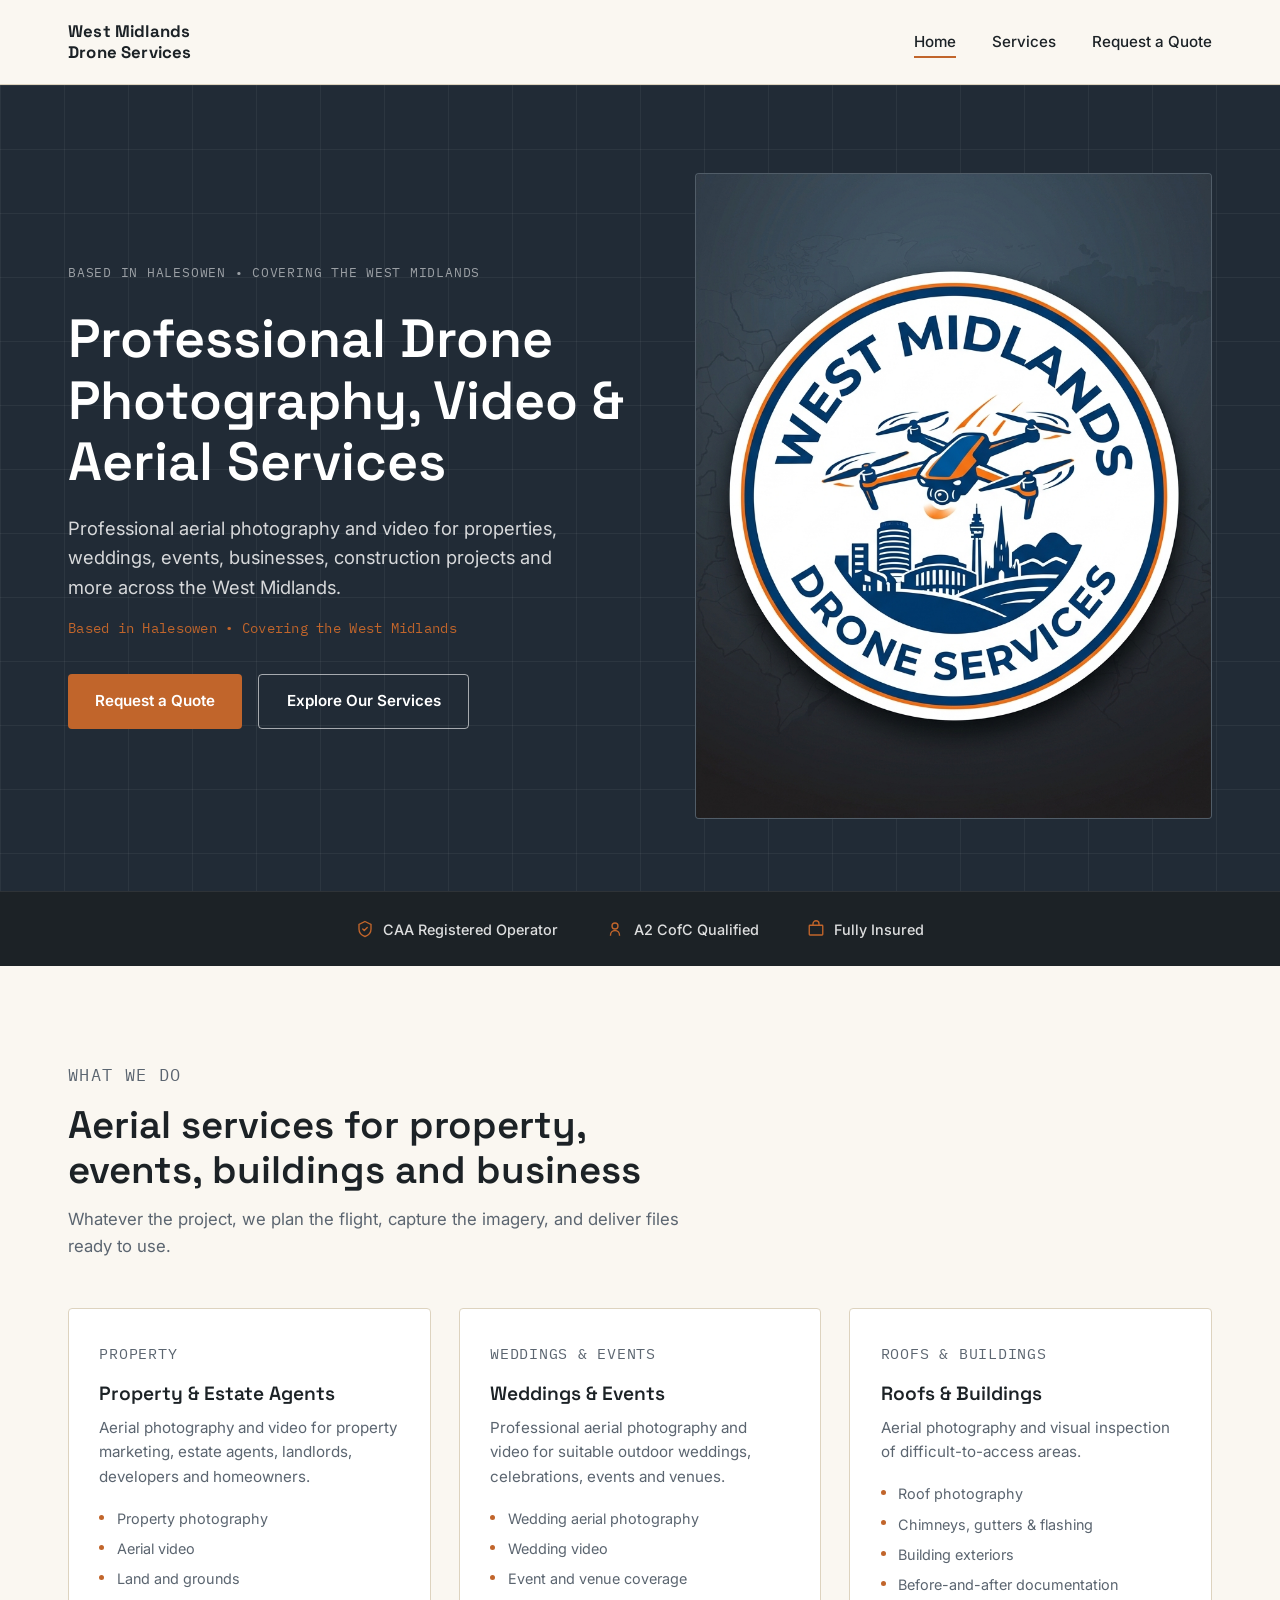
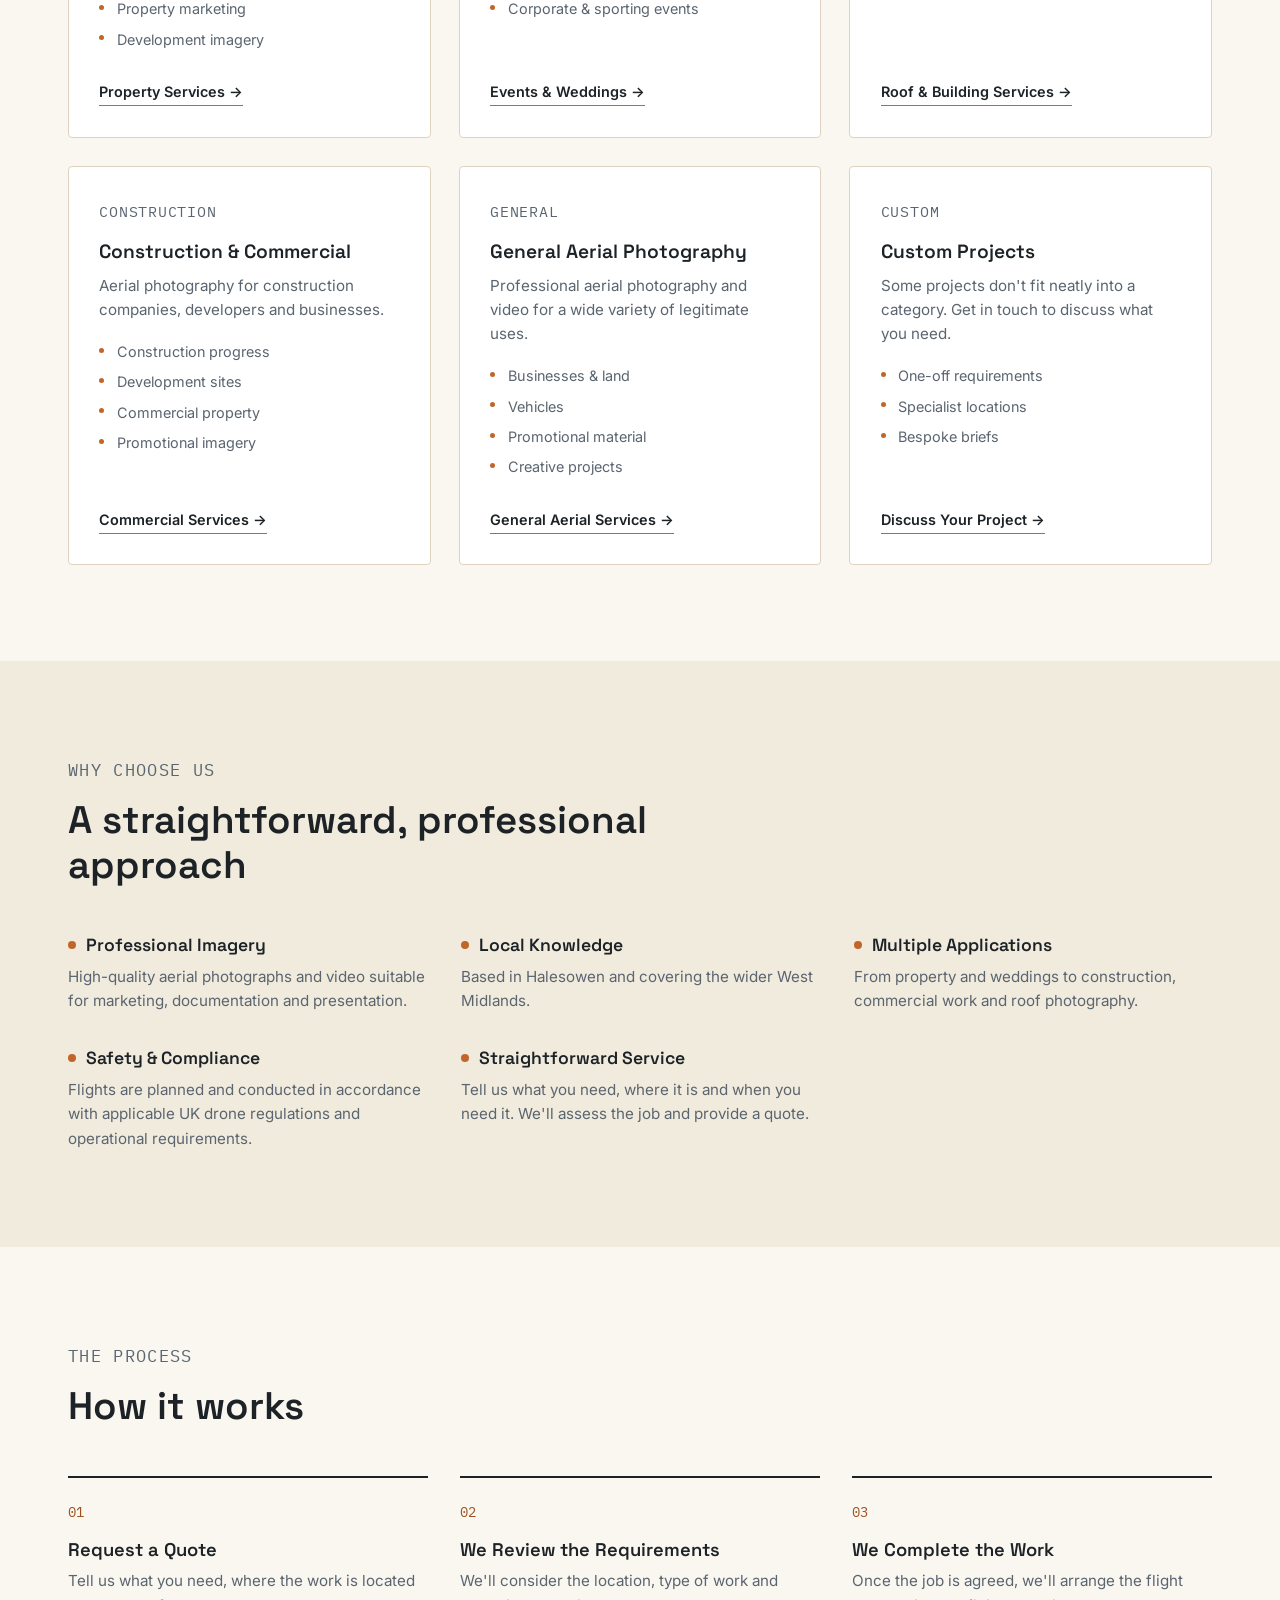
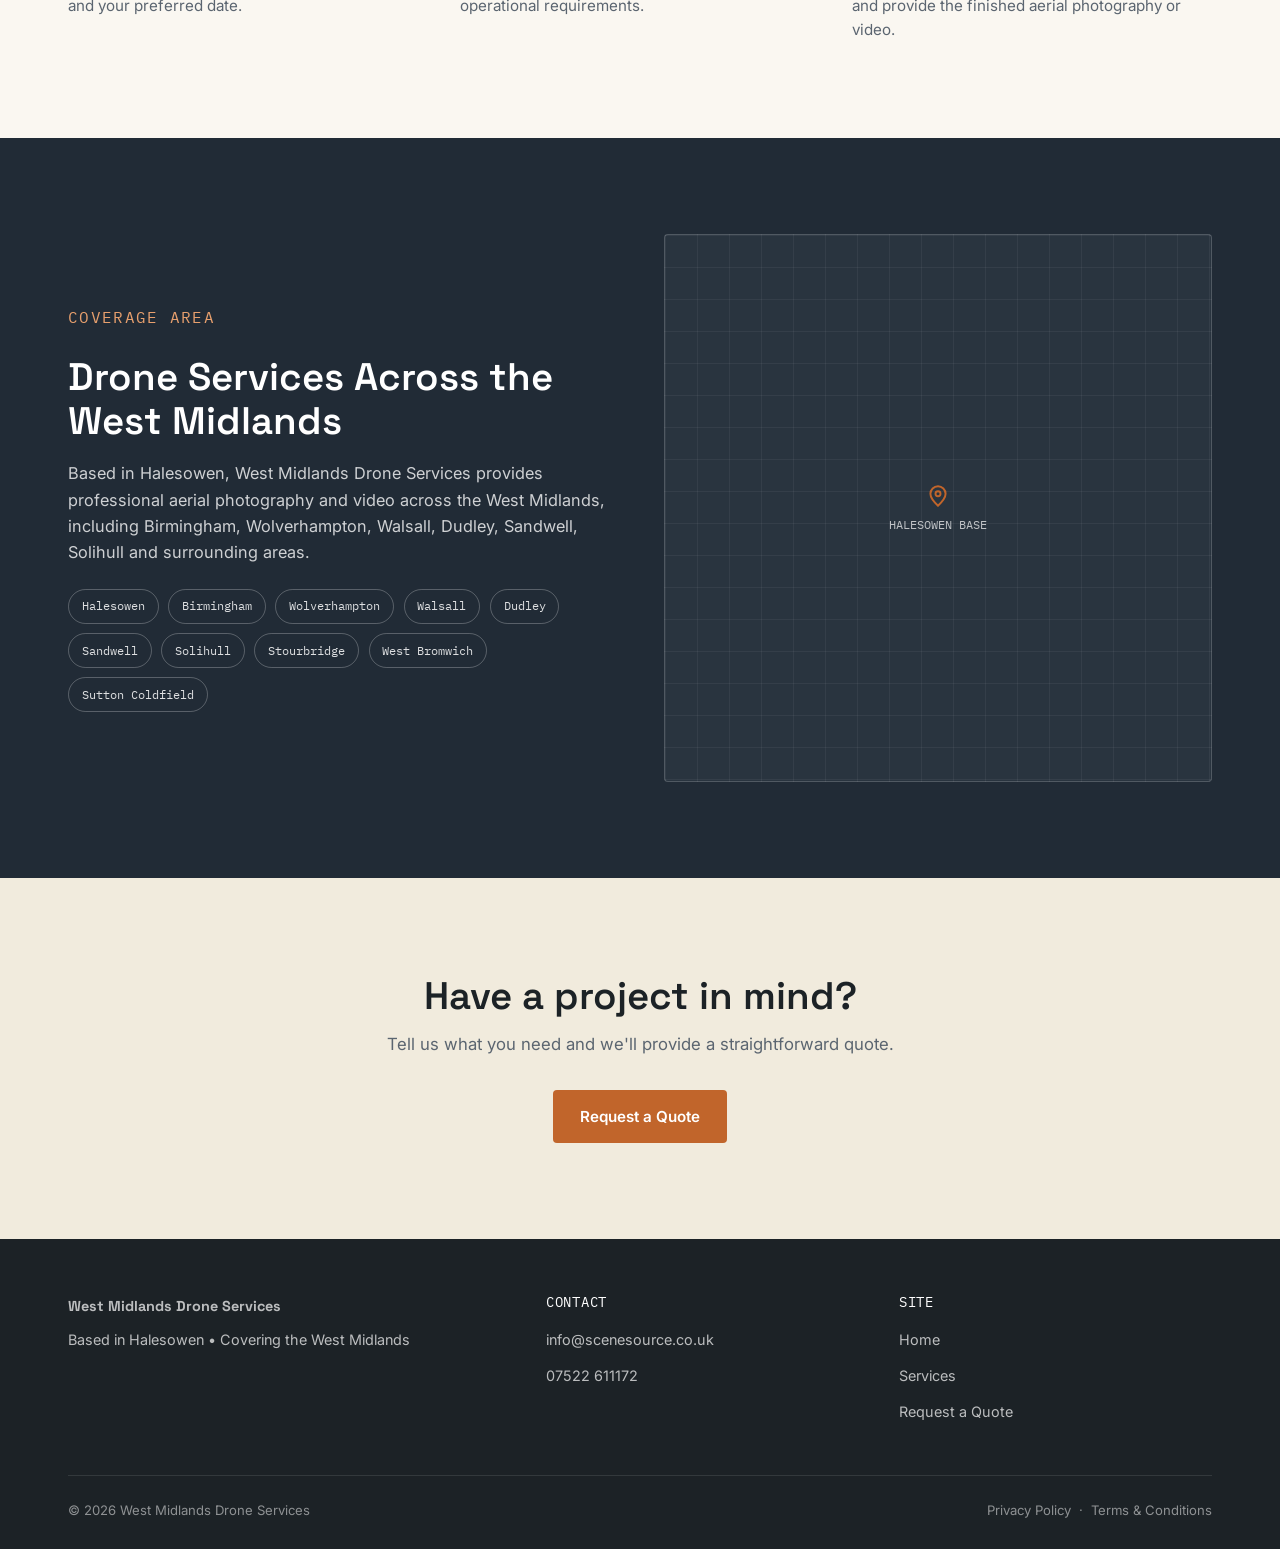
<file: index.html>
<!DOCTYPE html>
<html lang="en-GB">
<head>
<meta charset="UTF-8">
<meta name="viewport" content="width=device-width, initial-scale=1.0">
<title>Drone Photography & Aerial Services West Midlands | West Midlands Drone Services</title>
<meta name="description" content="Professional drone photography, video and aerial services for property, weddings, events, roofs, construction and commercial projects across the West Midlands. Based in Halesowen.">

<!-- Open Graph -->
<meta property="og:title" content="West Midlands Drone Services | Professional Drone Photography & Aerial Services">
<meta property="og:description" content="Property, weddings, events, roofs, construction and commercial aerial imagery across the West Midlands. Based in Halesowen.">
<meta property="og:type" content="website">
<meta property="og:image" content="images/hero-drone.jpg">
<meta property="og:locale" content="en_GB">

<link rel="stylesheet" href="style.css">
</head>
<body>

<a href="#main" class="skip-link">Skip to main content</a>

<header class="site-header" id="siteHeader">
  <div class="container">
    <a href="index.html" class="brand">
      <span class="brand-mark">West Midlands<br>Drone Services</span>
    </a>

    <nav class="main-nav" id="mainNav" aria-label="Primary">
      <ul>
        <li><a href="index.html" aria-current="page">Home</a></li>
        <li><a href="services.html">Services</a></li>
        <li><a href="services.html#quote">Request a Quote</a></li>
      </ul>
      <div class="nav-cta">
        <a href="services.html#quote" class="btn btn-primary btn-block">Request a Quote</a>
      </div>
    </nav>

    <button class="nav-toggle" id="navToggle" aria-expanded="false" aria-controls="mainNav" aria-label="Open menu">
      <span></span><span></span><span></span>
    </button>
  </div>
</header>

<main id="main">

  <!-- HERO -->
  <section class="hero">
    <div class="hero-grid" aria-hidden="true"></div>
    <div class="container">
      <div class="hero-inner">
        <div class="hero-text">
          <p class="hero-coords">BASED IN HALESOWEN • COVERING THE WEST MIDLANDS</p></p>
          <h1>Professional Drone Photography, Video &amp; Aerial Services</h1>
         <p class="lede">Professional aerial photography and video for properties, weddings, events, businesses, construction projects and more across the West Midlands.</p>
          <p class="hero-location">Based in Halesowen • Covering the West Midlands</p>
          <div class="hero-actions">
            <a href="services.html#quote" class="btn btn-primary">Request a Quote</a>
            <a href="services.html" class="btn btn-outline-light">Explore Our Services</a>
          </div>
        </div>
        <div class="hero-media">
          <div class="hero-photo">
            <img src="images/hero-drone.jpg" alt="Aerial drone photograph of a property in the West Midlands">
          </div>
        </div>
      </div>
    </div>
  </section>

  <!-- CREDENTIALS -->
  <section class="credentials" aria-label="Credentials">
    <div class="container">
      <div class="credential-item">
        <svg viewBox="0 0 24 24" fill="none" stroke="currentColor" stroke-width="1.8"><path d="M12 2l8 4v6c0 5-3.5 8.5-8 10-4.5-1.5-8-5-8-10V6l8-4z"/><path d="M9 12l2 2 4-4" stroke-linecap="round" stroke-linejoin="round"/></svg>
        <span>CAA Registered Operator</span>
      </div>
      <div class="credential-item">
        <svg viewBox="0 0 24 24" fill="none" stroke="currentColor" stroke-width="1.8"><circle cx="12" cy="8" r="4"/><path d="M6 21v-1a6 6 0 0112 0v1"/></svg>
        <span>A2 CofC Qualified</span>
      </div>
      <div class="credential-item">
        <svg viewBox="0 0 24 24" fill="none" stroke="currentColor" stroke-width="1.8"><rect x="3" y="7" width="18" height="13" rx="1"/><path d="M8 7V5a4 4 0 018 0v2"/></svg>
        <span>Fully Insured</span>
      </div>
    </div>
  </section>

  <!-- SERVICES OVERVIEW -->
  <section class="section" id="services" aria-labelledby="services-heading">
    <div class="container">
      <div class="section-head">
        <p class="eyebrow">What We Do</p>
        <h2 id="services-heading">Aerial services for property, events, buildings and business</h2>
        <p>Whatever the project, we plan the flight, capture the imagery, and deliver files ready to use.</p>
      </div>

      <div class="service-grid">

        <article class="service-card">
          <p class="service-ref">PROPERTY</p>
          <h3>Property &amp; Estate Agents</h3>
          <p>Aerial photography and video for property marketing, estate agents, landlords, developers and homeowners.</p>
          <ul>
            <li>Property photography</li>
            <li>Aerial video</li>
            <li>Land and grounds</li>
            <li>Property marketing</li>
            <li>Development imagery</li>
          </ul>
          <a href="services.html#property" class="card-link">Property Services →</a>
        </article>

        <article class="service-card">
          <p class="service-ref">WEDDINGS &amp; EVENTS</p>
          <h3>Weddings &amp; Events</h3>
          <p>Professional aerial photography and video for suitable outdoor weddings, celebrations, events and venues.</p>
          <ul>
            <li>Wedding aerial photography</li>
            <li>Wedding video</li>
            <li>Event and venue coverage</li>
            <li>Corporate &amp; sporting events</li>
          </ul>
          <a href="services.html#events" class="card-link">Events &amp; Weddings →</a>
        </article>

        <article class="service-card">
          <p class="service-ref">ROOFS &amp; BUILDINGS</p>
          <h3>Roofs &amp; Buildings</h3>
          <p>Aerial photography and visual inspection of difficult-to-access areas.</p>
          <ul>
            <li>Roof photography</li>
            <li>Chimneys, gutters &amp; flashing</li>
            <li>Building exteriors</li>
            <li>Before-and-after documentation</li>
          </ul>
          <a href="services.html#roofs" class="card-link">Roof &amp; Building Services →</a>
        </article>

        <article class="service-card">
          <p class="service-ref">CONSTRUCTION</p>
          <h3>Construction &amp; Commercial</h3>
          <p>Aerial photography for construction companies, developers and businesses.</p>
          <ul>
            <li>Construction progress</li>
            <li>Development sites</li>
            <li>Commercial property</li>
            <li>Promotional imagery</li>
          </ul>
          <a href="services.html#construction" class="card-link">Commercial Services →</a>
        </article>

        <article class="service-card">
          <p class="service-ref">GENERAL</p>
          <h3>General Aerial Photography</h3>
          <p>Professional aerial photography and video for a wide variety of legitimate uses.</p>
          <ul>
            <li>Businesses &amp; land</li>
            <li>Vehicles</li>
            <li>Promotional material</li>
            <li>Creative projects</li>
          </ul>
          <a href="services.html#general" class="card-link">General Aerial Services →</a>
        </article>

        <article class="service-card">
          <p class="service-ref">CUSTOM</p>
          <h3>Custom Projects</h3>
          <p>Some projects don't fit neatly into a category. Get in touch to discuss what you need.</p>
          <ul>
            <li>One-off requirements</li>
            <li>Specialist locations</li>
            <li>Bespoke briefs</li>
          </ul>
          <a href="services.html#custom" class="card-link">Discuss Your Project →</a>
        </article>

      </div>
    </div>
  </section>

  <!-- WHY CHOOSE US -->
  <section class="section section-alt" aria-labelledby="why-heading">
    <div class="container">
      <div class="section-head">
        <p class="eyebrow">Why Choose Us</p>
        <h2 id="why-heading">A straightforward, professional approach</h2>
      </div>
      <div class="reasons-grid">
        <div class="reason">
          <h3>Professional Imagery</h3>
          <p>High-quality aerial photographs and video suitable for marketing, documentation and presentation.</p>
        </div>
        <div class="reason">
          <h3>Local Knowledge</h3>
          <p>Based in Halesowen and covering the wider West Midlands.</p>
        </div>
        <div class="reason">
          <h3>Multiple Applications</h3>
          <p>From property and weddings to construction, commercial work and roof photography.</p>
        </div>
        <div class="reason">
          <h3>Safety &amp; Compliance</h3>
          <p>Flights are planned and conducted in accordance with applicable UK drone regulations and operational requirements.</p>
        </div>
        <div class="reason">
          <h3>Straightforward Service</h3>
          <p>Tell us what you need, where it is and when you need it. We'll assess the job and provide a quote.</p>
        </div>
      </div>
    </div>
  </section>

  <!-- HOW IT WORKS -->
  <section class="section" aria-labelledby="how-heading">
    <div class="container">
      <div class="section-head">
        <p class="eyebrow">The Process</p>
        <h2 id="how-heading">How it works</h2>
      </div>
      <div class="steps">
        <div class="step">
          <span class="step-number">01</span>
          <h3>Request a Quote</h3>
          <p>Tell us what you need, where the work is located and your preferred date.</p>
        </div>
        <div class="step">
          <span class="step-number">02</span>
          <h3>We Review the Requirements</h3>
          <p>We'll consider the location, type of work and operational requirements.</p>
        </div>
        <div class="step">
          <span class="step-number">03</span>
          <h3>We Complete the Work</h3>
          <p>Once the job is agreed, we'll arrange the flight and provide the finished aerial photography or video.</p>
        </div>
      </div>
    </div>
  </section>

  <!-- COVERAGE -->
  <section class="section coverage" aria-labelledby="coverage-heading">
    <div class="container coverage-inner">
      <div>
        <p class="eyebrow" style="color:#E8A06E;">Coverage Area</p>
        <h2 id="coverage-heading">Drone Services Across the West Midlands</h2>
        <p>Based in Halesowen, West Midlands Drone Services provides professional aerial photography and video across the West Midlands, including Birmingham, Wolverhampton, Walsall, Dudley, Sandwell, Solihull and surrounding areas.</p>
        <div class="coverage-areas">
          <span>Halesowen</span>
          <span>Birmingham</span>
          <span>Wolverhampton</span>
          <span>Walsall</span>
          <span>Dudley</span>
          <span>Sandwell</span>
          <span>Solihull</span>
          <span>Stourbridge</span>
          <span>West Bromwich</span>
          <span>Sutton Coldfield</span>
        </div>
      </div>
      <div class="coverage-map" aria-hidden="true">
        <div class="pin">
          <svg width="26" height="26" viewBox="0 0 24 24" fill="none" stroke="currentColor" stroke-width="1.8"><path d="M12 21s-7-6.5-7-11a7 7 0 0114 0c0 4.5-7 11-7 11z"/><circle cx="12" cy="10" r="2.3"/></svg>
          <span>HALESOWEN BASE</span>
        </div>
      </div>
    </div>
  </section>

  <!-- FINAL CTA -->
  <section class="section final-cta">
    <div class="container">
      <h2>Have a project in mind?</h2>
      <p>Tell us what you need and we'll provide a straightforward quote.</p>
      <a href="services.html#quote" class="btn btn-primary">Request a Quote</a>
    </div>
  </section>

</main>

<footer class="site-footer">
  <div class="container">
    <div class="footer-grid">
      <div>
        <p class="footer-brand">West Midlands Drone Services</p>
        <p>Based in Halesowen • Covering the West Midlands</p>
      </div>
      <div>
        <h4>Contact</h4>
        <ul>
          <li><a href="mailto:info@scenesource.co.uk">info@scenesource.co.uk</a></li>
          <li><a href="tel:07522611172">07522 611172</a></li>
        </ul>
      </div>
      <div>
        <h4>Site</h4>
        <ul>
          <li><a href="index.html">Home</a></li>
          <li><a href="services.html">Services</a></li>
          <li><a href="services.html#quote">Request a Quote</a></li>
        </ul>
      </div>
    </div>
    <div class="footer-bottom">
      <p>© 2026 West Midlands Drone Services</p>
      <div>
        <a href="privacy.html">Privacy Policy</a> &nbsp;·&nbsp; <a href="terms.html">Terms &amp; Conditions</a>
      </div>
    </div>
  </div>
</footer>

<script src="script.js"></script>
</body>
</html>
</file>
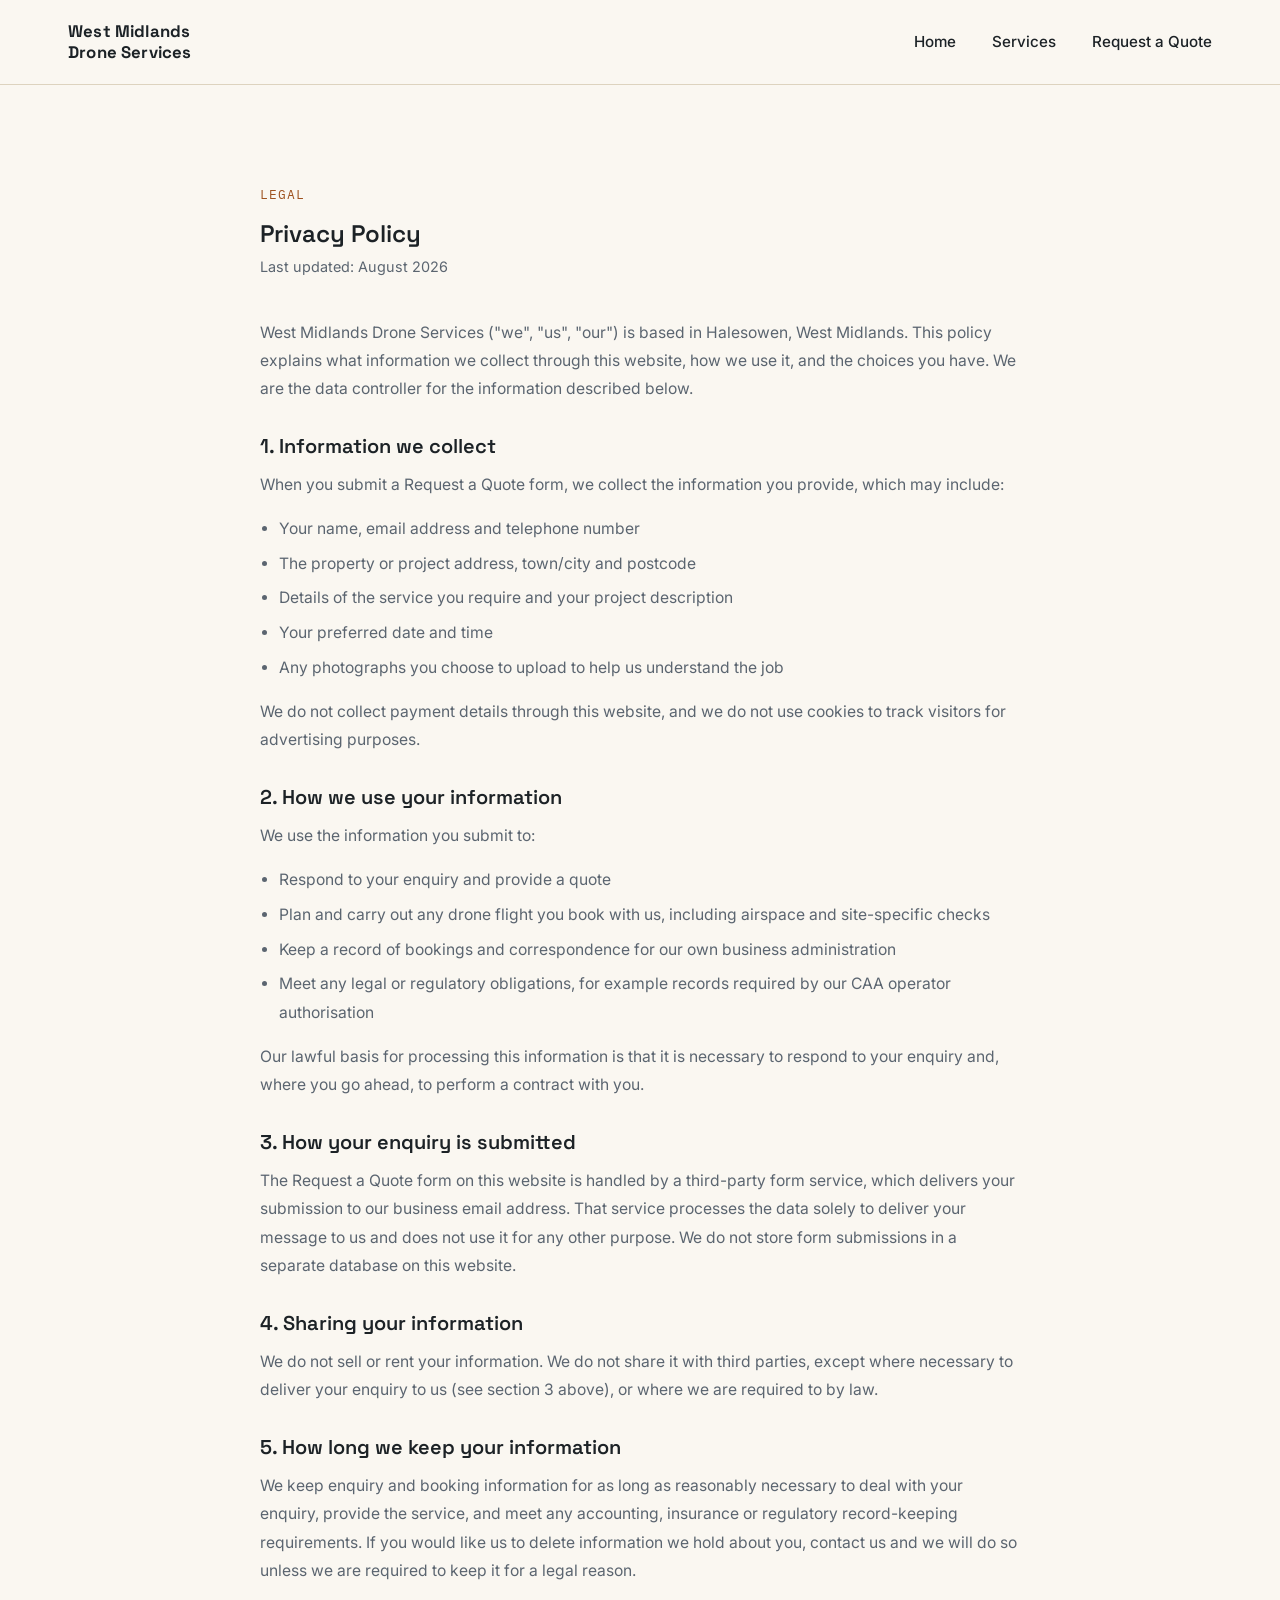
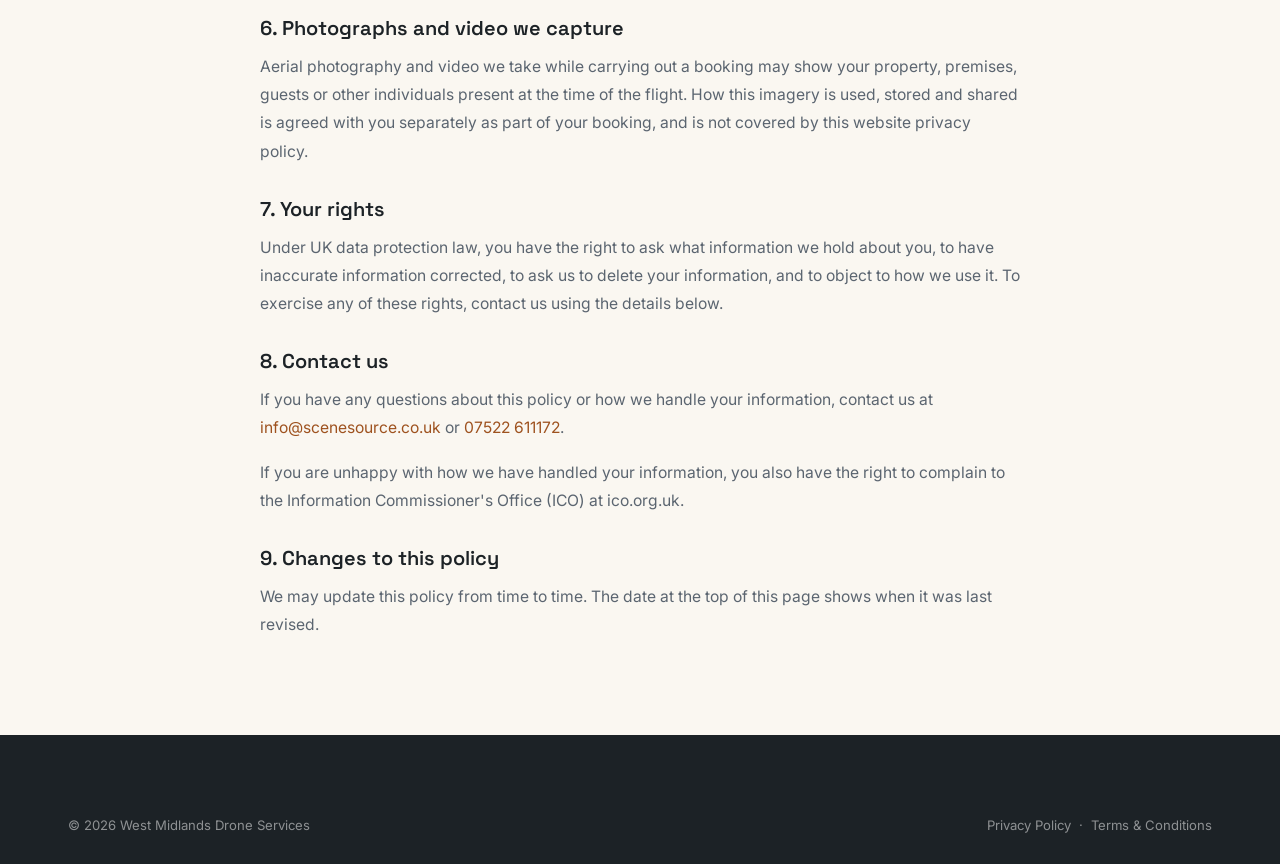
<file: privacy.html>
<!DOCTYPE html>
<html lang="en-GB">
<head>
<meta charset="UTF-8">
<meta name="viewport" content="width=device-width, initial-scale=1.0">
<title>Privacy Policy | West Midlands Drone Services</title>
<meta name="description" content="Privacy policy for West Midlands Drone Services, covering how we collect and use information submitted through our website.">
<link rel="stylesheet" href="style.css">
</head>
<body>
<a href="#main" class="skip-link">Skip to main content</a>
<header class="site-header">
  <div class="container">
    <a href="index.html" class="brand"><span class="brand-mark">West Midlands<br>Drone Services</span></a>
    <nav class="main-nav" aria-label="Primary">
      <ul>
        <li><a href="index.html">Home</a></li>
        <li><a href="services.html">Services</a></li>
        <li><a href="services.html#quote">Request a Quote</a></li>
      </ul>
    </nav>
  </div>
</header>

<main id="main">
  <section class="section container" style="max-width:760px;">
    <p class="eyebrow">Legal</p>
    <h1 style="margin-bottom:0.5rem;">Privacy Policy</h1>
    <p style="color:var(--slate); margin-bottom:2.5rem; font-size:0.9rem;">Last updated: August 2026</p>

    <div style="color:var(--slate); font-size:0.98rem; line-height:1.8;">

      <p style="margin-bottom:1.8rem;">West Midlands Drone Services ("we", "us", "our") is based in Halesowen, West Midlands. This policy explains what information we collect through this website, how we use it, and the choices you have. We are the data controller for the information described below.</p>

      <h2 style="font-size:1.25rem; margin:2rem 0 0.8rem;">1. Information we collect</h2>
      <p style="margin-bottom:1rem;">When you submit a Request a Quote form, we collect the information you provide, which may include:</p>
      <ul style="margin:0 0 1rem 1.2rem; list-style: disc;">
        <li style="margin-bottom:0.4rem;">Your name, email address and telephone number</li>
        <li style="margin-bottom:0.4rem;">The property or project address, town/city and postcode</li>
        <li style="margin-bottom:0.4rem;">Details of the service you require and your project description</li>
        <li style="margin-bottom:0.4rem;">Your preferred date and time</li>
        <li style="margin-bottom:0.4rem;">Any photographs you choose to upload to help us understand the job</li>
      </ul>
      <p style="margin-bottom:1rem;">We do not collect payment details through this website, and we do not use cookies to track visitors for advertising purposes.</p>

      <h2 style="font-size:1.25rem; margin:2rem 0 0.8rem;">2. How we use your information</h2>
      <p style="margin-bottom:1rem;">We use the information you submit to:</p>
      <ul style="margin:0 0 1rem 1.2rem; list-style: disc;">
        <li style="margin-bottom:0.4rem;">Respond to your enquiry and provide a quote</li>
        <li style="margin-bottom:0.4rem;">Plan and carry out any drone flight you book with us, including airspace and site-specific checks</li>
        <li style="margin-bottom:0.4rem;">Keep a record of bookings and correspondence for our own business administration</li>
        <li style="margin-bottom:0.4rem;">Meet any legal or regulatory obligations, for example records required by our CAA operator authorisation</li>
      </ul>
      <p style="margin-bottom:1rem;">Our lawful basis for processing this information is that it is necessary to respond to your enquiry and, where you go ahead, to perform a contract with you.</p>

      <h2 style="font-size:1.25rem; margin:2rem 0 0.8rem;">3. How your enquiry is submitted</h2>
      <p style="margin-bottom:1rem;">The Request a Quote form on this website is handled by a third-party form service, which delivers your submission to our business email address. That service processes the data solely to deliver your message to us and does not use it for any other purpose. We do not store form submissions in a separate database on this website.</p>

      <h2 style="font-size:1.25rem; margin:2rem 0 0.8rem;">4. Sharing your information</h2>
      <p style="margin-bottom:1rem;">We do not sell or rent your information. We do not share it with third parties, except where necessary to deliver your enquiry to us (see section 3 above), or where we are required to by law.</p>

      <h2 style="font-size:1.25rem; margin:2rem 0 0.8rem;">5. How long we keep your information</h2>
      <p style="margin-bottom:1rem;">We keep enquiry and booking information for as long as reasonably necessary to deal with your enquiry, provide the service, and meet any accounting, insurance or regulatory record-keeping requirements. If you would like us to delete information we hold about you, contact us and we will do so unless we are required to keep it for a legal reason.</p>

      <h2 style="font-size:1.25rem; margin:2rem 0 0.8rem;">6. Photographs and video we capture</h2>
      <p style="margin-bottom:1rem;">Aerial photography and video we take while carrying out a booking may show your property, premises, guests or other individuals present at the time of the flight. How this imagery is used, stored and shared is agreed with you separately as part of your booking, and is not covered by this website privacy policy.</p>

      <h2 style="font-size:1.25rem; margin:2rem 0 0.8rem;">7. Your rights</h2>
      <p style="margin-bottom:1rem;">Under UK data protection law, you have the right to ask what information we hold about you, to have inaccurate information corrected, to ask us to delete your information, and to object to how we use it. To exercise any of these rights, contact us using the details below.</p>

      <h2 style="font-size:1.25rem; margin:2rem 0 0.8rem;">8. Contact us</h2>
      <p style="margin-bottom:1rem;">If you have any questions about this policy or how we handle your information, contact us at <a href="mailto:info@scenesource.co.uk" style="color:var(--accent-dark);">info@scenesource.co.uk</a> or <a href="tel:07522611172" style="color:var(--accent-dark);">07522 611172</a>.</p>
      <p style="margin-bottom:1rem;">If you are unhappy with how we have handled your information, you also have the right to complain to the Information Commissioner's Office (ICO) at ico.org.uk.</p>

      <h2 style="font-size:1.25rem; margin:2rem 0 0.8rem;">9. Changes to this policy</h2>
      <p>We may update this policy from time to time. The date at the top of this page shows when it was last revised.</p>

    </div>
  </section>
</main>

<footer class="site-footer">
  <div class="container">
    <div class="footer-bottom">
      <p>© 2026 West Midlands Drone Services</p>
      <div><a href="privacy.html">Privacy Policy</a> &nbsp;·&nbsp; <a href="terms.html">Terms &amp; Conditions</a></div>
    </div>
  </div>
</footer>
<script src="script.js"></script>
</body>
</html>
</file>
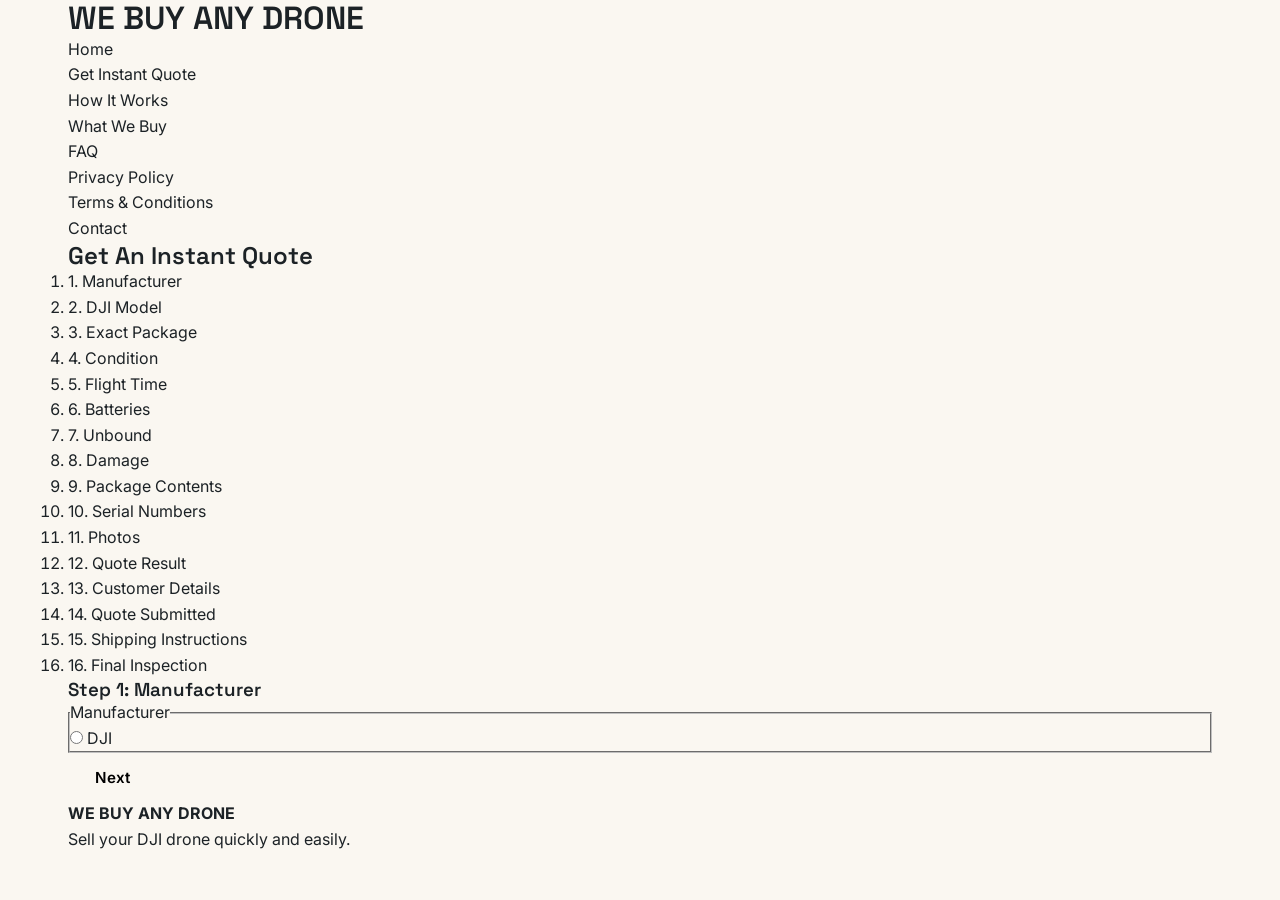
<file: quote.html>
<!DOCTYPE html>
<html lang="en">
<head>
<meta charset="UTF-8" />
<meta name="viewport" content="width=device-width, initial-scale=1" />
<title>We Buy Any Drone - Instant Quote</title>
<link rel="stylesheet" href="style.css" />
</head>
<body>

<header class="header">
  <div class="container header-container">
    <h1 class="logo" tabindex="0">WE BUY ANY DRONE</h1>
    <nav aria-label="Main navigation">
      <ul class="nav-list">
        <li><a href="index.html">Home</a></li>
        <li><a href="quote.html" aria-current="page">Get Instant Quote</a></li>
        <li><a href="how-it-works.html">How It Works</a></li>
        <li><a href="what-we-buy.html">What We Buy</a></li>
        <li><a href="faq.html">FAQ</a></li>
        <li><a href="privacy.html">Privacy Policy</a></li>
        <li><a href="terms.html">Terms &amp; Conditions</a></li>
        <li><a href="contact.html">Contact</a></li>
      </ul>
    </nav>
  </div>
</header>

<main class="container">
<h2>Get An Instant Quote</h2>

<nav aria-label="Progress indicator">
  <ol class="progress-indicator" id="progress-indicator" role="list">
    <li class="progress-step" aria-current="step">1. Manufacturer</li>
    <li class="progress-step">2. DJI Model</li>
    <li class="progress-step">3. Exact Package</li>
    <li class="progress-step">4. Condition</li>
    <li class="progress-step">5. Flight Time</li>
    <li class="progress-step">6. Batteries</li>
    <li class="progress-step">7. Unbound</li>
    <li class="progress-step">8. Damage</li>
    <li class="progress-step">9. Package Contents</li>
    <li class="progress-step">10. Serial Numbers</li>
    <li class="progress-step">11. Photos</li>
    <li class="progress-step">12. Quote Result</li>
    <li class="progress-step">13. Customer Details</li>
    <li class="progress-step">14. Quote Submitted</li>
    <li class="progress-step">15. Shipping Instructions</li>
    <li class="progress-step">16. Final Inspection</li>
  </ol>
</nav>

<form id="quote-form" novalidate aria-live="polite">

  <!-- Steps 1 to 16 sections here as provided in your spec -->

  <!-- For brevity, only a few steps as example; full implementation similarly continues -->

  <section data-step="1" class="wizard-step">
    <h3>Step 1: Manufacturer</h3>
    <fieldset>
      <legend>Manufacturer</legend>
      <label><input type="radio" name="manufacturer" value="dji" required /> DJI</label>
    </fieldset>
    <div class="navigation-buttons">
      <button type="button" class="btn btn-next">Next</button>
    </div>
  </section>

  <section data-step="2" class="wizard-step" hidden>
    <h3>Step 2: DJI Model</h3>
    <label for="dji-model">Select your DJI model:</label>
    <select id="dji-model" name="djiModel" required></select>
    <div class="navigation-buttons">
      <button type="button" class="btn btn-back">Back</button>
      <button type="button" class="btn btn-next">Next</button>
    </div>
  </section>

  <!-- Similarly structured for steps 3 through 16 -->

  <!-- Navigation for last step -->
  <section data-step="16" class="wizard-step" hidden>
    <h3>Step 16: Final Inspection</h3>
    <p>
      When the equipment arrives, we verify the model, serial number, flight time, battery cycles, condition, damage, package contents, unbound status, and determine final valuation.
    </p>
    <p>You can accept or decline the final offer.</p>
    <div class="navigation-buttons">
      <button type="button" class="btn btn-back">Back</button>
      <button type="button" class="btn btn-finish">Finish</button>
    </div>
  </section>

</form>
</main>

<footer class="footer" role="contentinfo">
  <div class="container footer-container">
    <strong>WE BUY ANY DRONE</strong><br />
    Sell your DJI drone quickly and easily.
  </div>
</footer>

<script src="quote.js" defer></script>
</body>
</html>
</file>
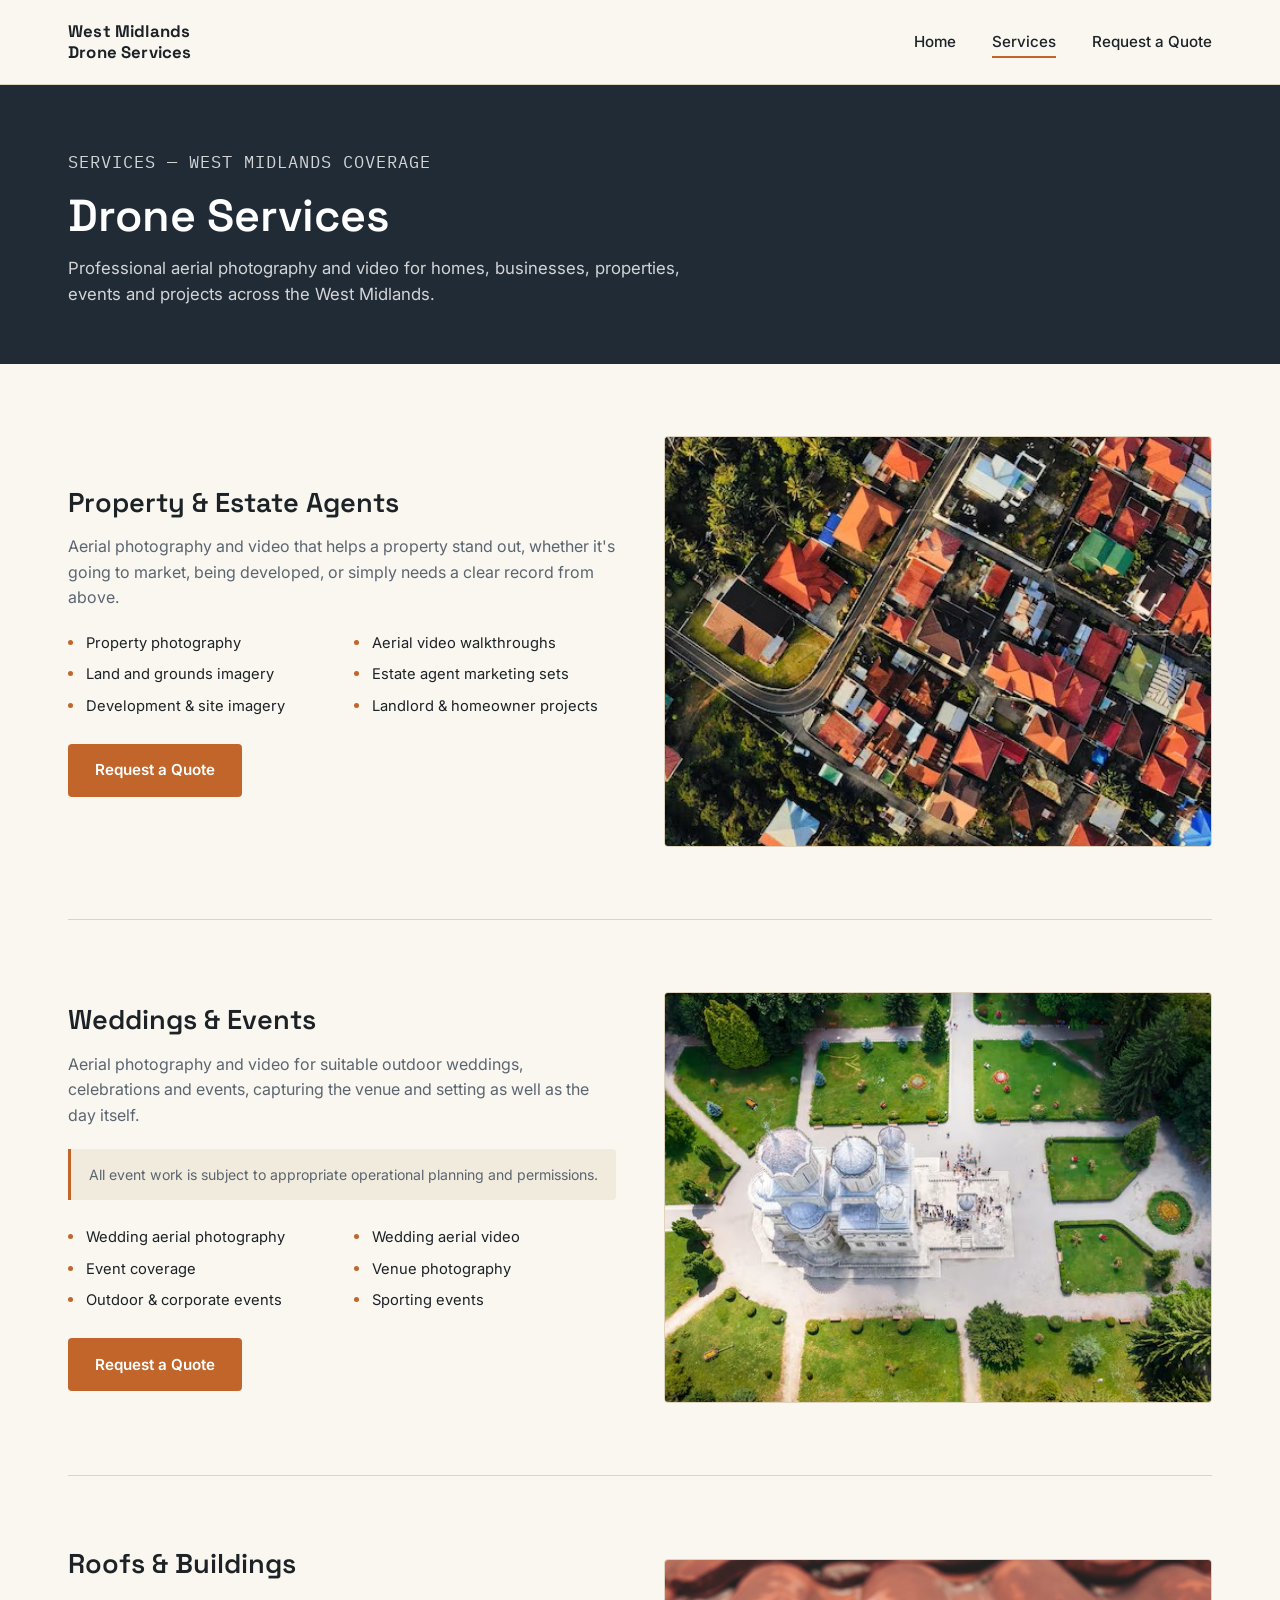
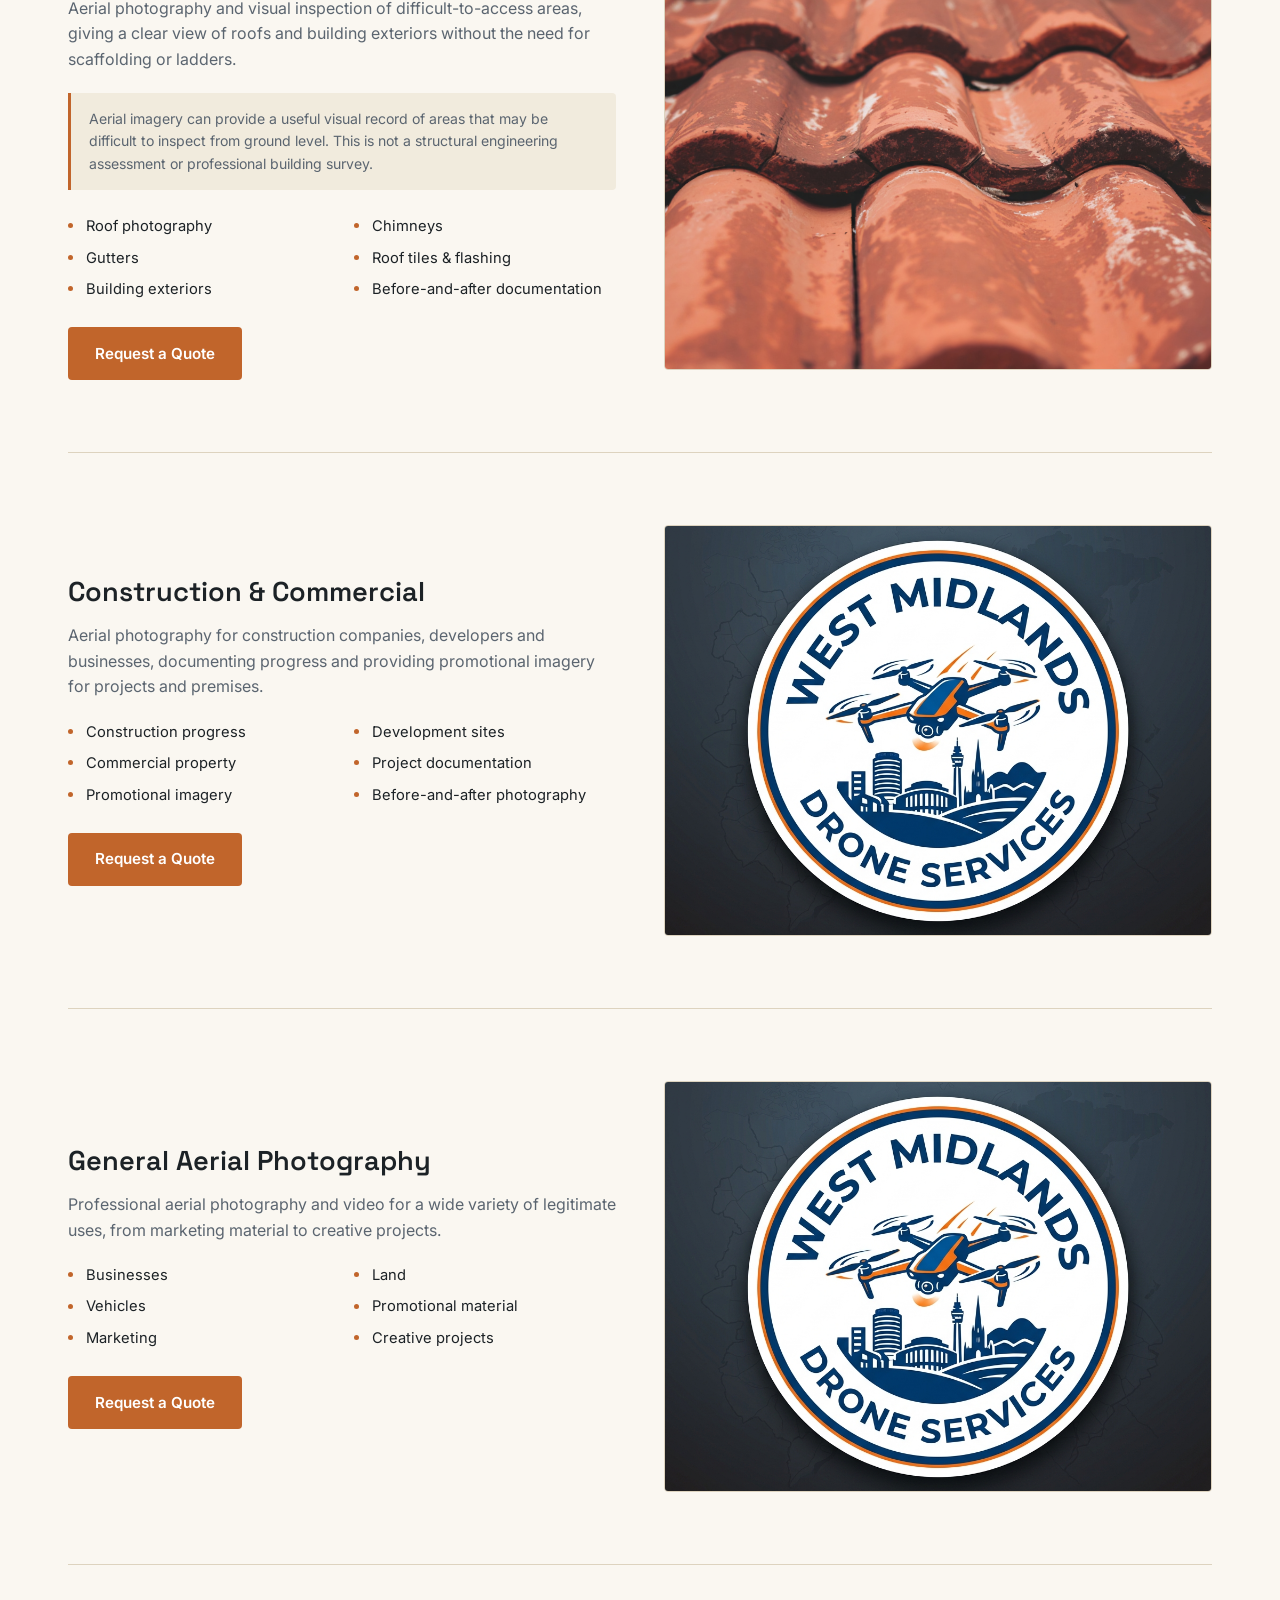
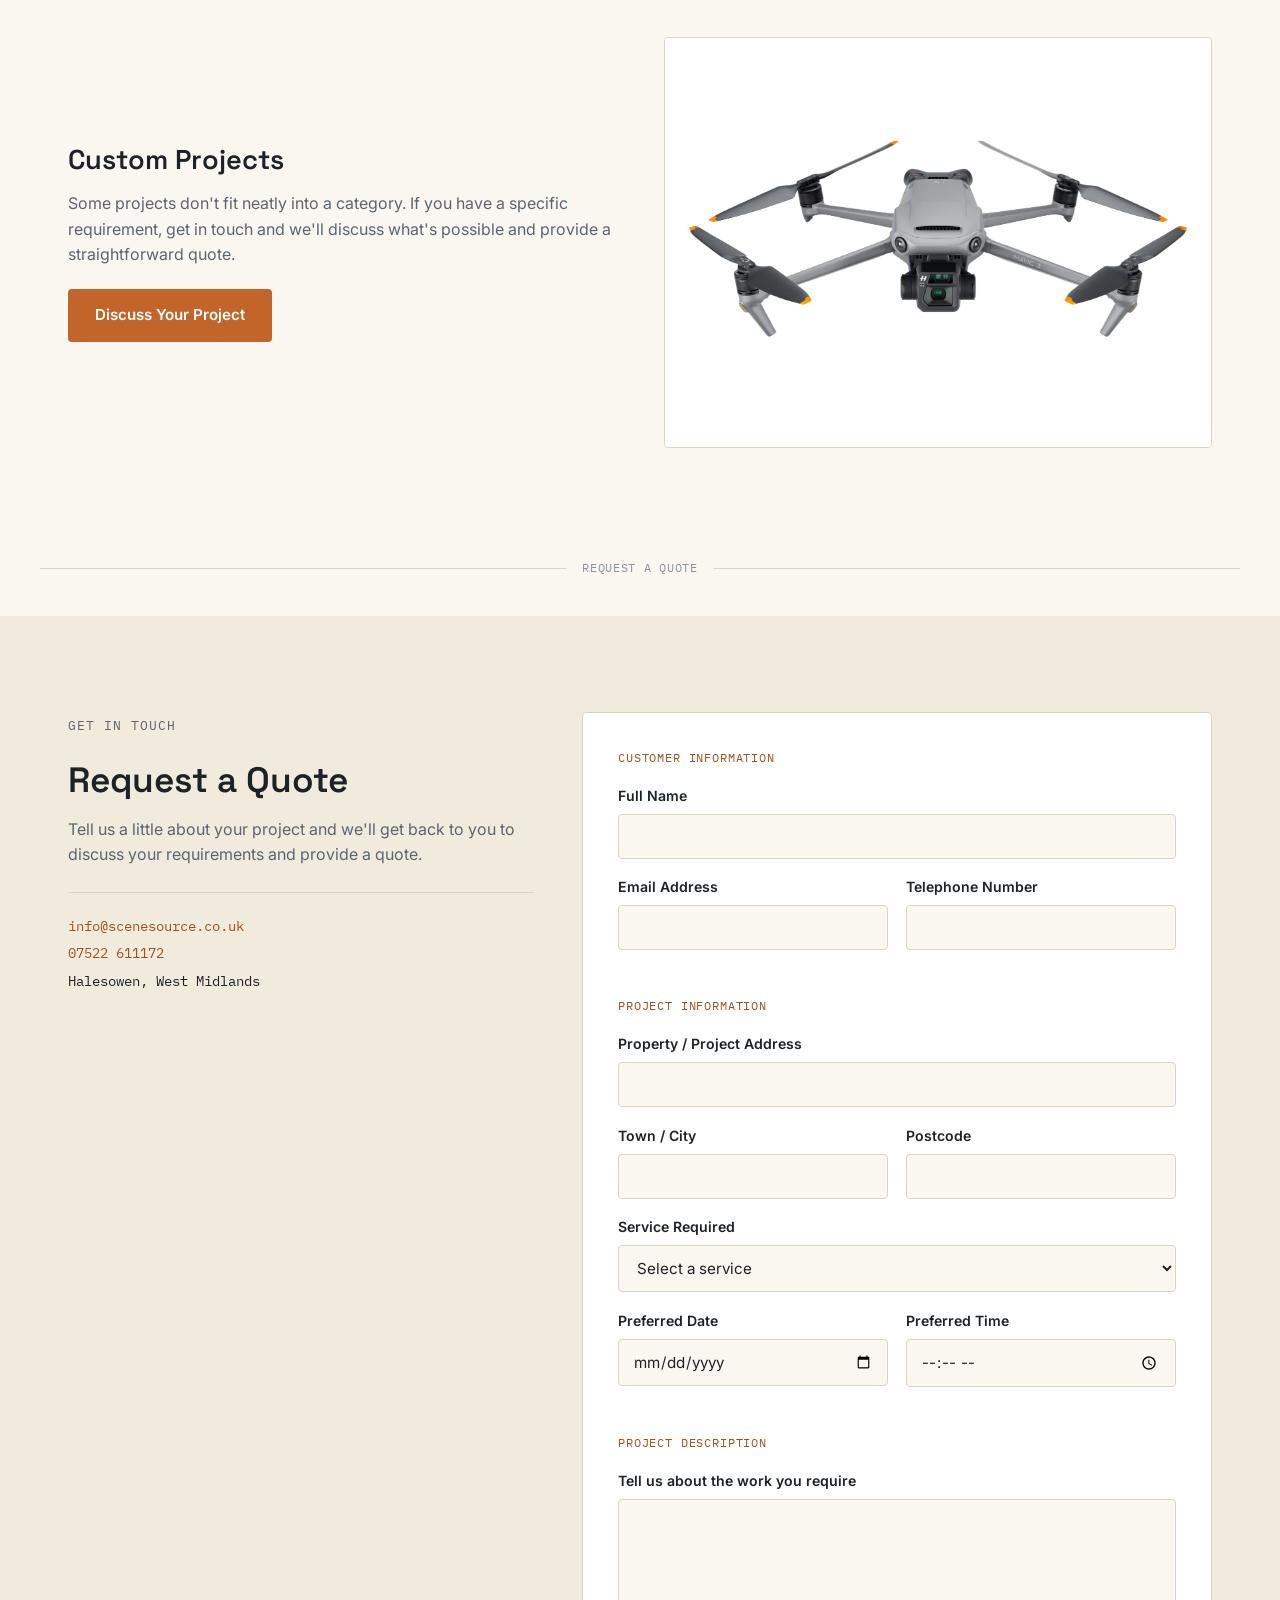
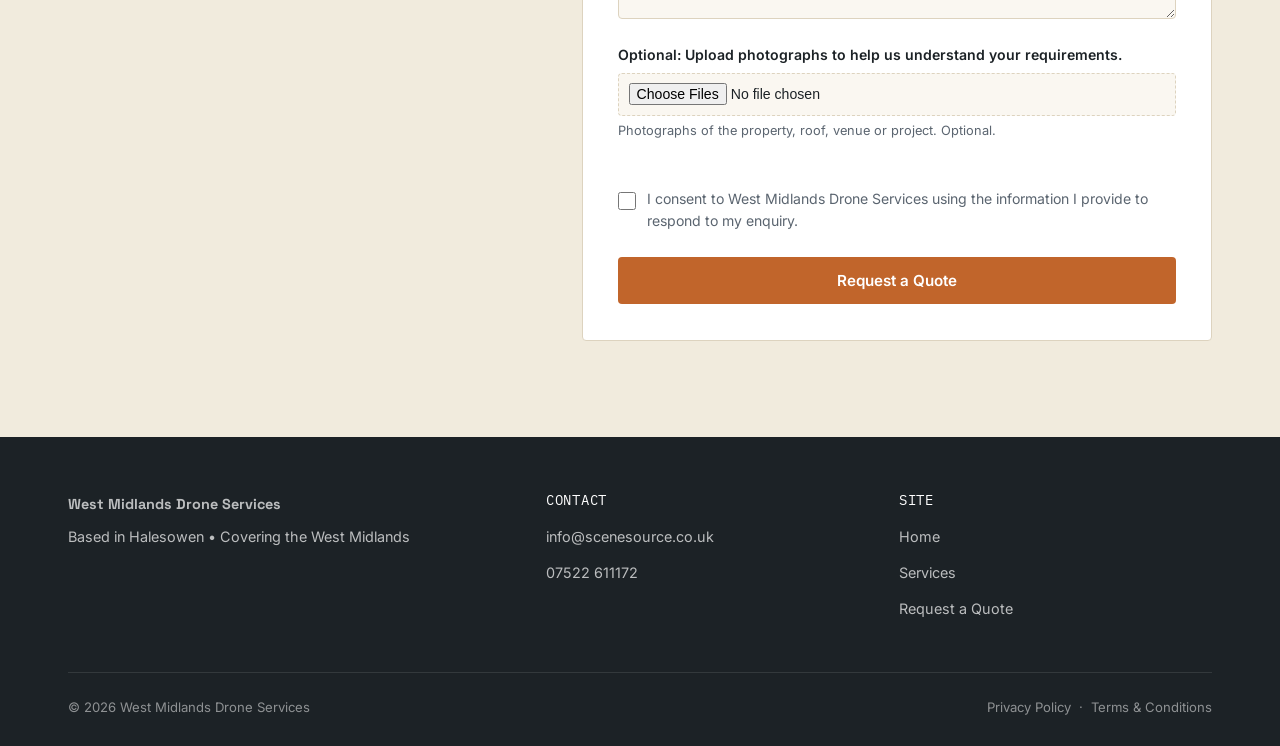
<file: services.html>
<!DOCTYPE html>
<html lang="en-GB">
<head>
<meta charset="UTF-8">
<meta name="viewport" content="width=device-width, initial-scale=1.0">
<title>Drone Services West Midlands | Property, Events, Roofs &amp; Construction</title>
<meta name="description" content="Full range of drone photography and aerial services across the West Midlands: property, weddings, events, roofs, construction and commercial. Request a quote online.">

<meta property="og:title" content="Drone Services West Midlands | West Midlands Drone Services">
<meta property="og:description" content="Property, weddings, events, roofs, construction and commercial aerial imagery across the West Midlands. Request a quote online.">
<meta property="og:type" content="website">
<meta property="og:image" content="images/property-aerial.jpg">
<meta property="og:locale" content="en_GB">

<link rel="stylesheet" href="style.css">
</head>
<body>

<a href="#main" class="skip-link">Skip to main content</a>

<header class="site-header" id="siteHeader">
  <div class="container">
    <a href="index.html" class="brand">
      <span class="brand-mark">West Midlands<br>Drone Services</span>
    </a>

    <nav class="main-nav" id="mainNav" aria-label="Primary">
      <ul>
        <li><a href="index.html">Home</a></li>
        <li><a href="services.html" aria-current="page">Services</a></li>
        <li><a href="services.html#quote">Request a Quote</a></li>
      </ul>
      <div class="nav-cta">
        <a href="services.html#quote" class="btn btn-primary btn-block">Request a Quote</a>
      </div>
    </nav>

    <button class="nav-toggle" id="navToggle" aria-expanded="false" aria-controls="mainNav" aria-label="Open menu">
      <span></span><span></span><span></span>
    </button>
  </div>
</header>

<main id="main">

  <section class="page-hero">
    <div class="container">
      <p class="hero-coords" style="margin-bottom:0.9rem;">SERVICES — WEST MIDLANDS COVERAGE</p>
      <h1>Drone Services</h1>
      <p>Professional aerial photography and video for homes, businesses, properties, events and projects across the West Midlands.</p>
    </div>
  </section>

  <!-- PROPERTY -->
  <section class="container">
    <article class="service-detail" id="property">
      <div class="service-detail-text">
        <h2>Property &amp; Estate Agents</h2>
        <p>Aerial photography and video that helps a property stand out, whether it's going to market, being developed, or simply needs a clear record from above.</p>
        <ul class="included-list">
          <li>Property photography</li>
          <li>Aerial video walkthroughs</li>
          <li>Land and grounds imagery</li>
          <li>Estate agent marketing sets</li>
          <li>Development &amp; site imagery</li>
          <li>Landlord &amp; homeowner projects</li>
        </ul>
        <a href="#quote" class="btn btn-primary">Request a Quote</a>
      </div>
      <div class="service-detail-media">
        <div class="hero-photo">
          <img src="images/property-aerial.jpg" alt="Aerial photograph of a property for estate agent marketing">
        </div>
      </div>
    </article>

    <!-- WEDDINGS & EVENTS -->
    <article class="service-detail reverse" id="events">
      <div class="service-detail-text">
        <h2>Weddings &amp; Events</h2>
        <p>Aerial photography and video for suitable outdoor weddings, celebrations and events, capturing the venue and setting as well as the day itself.</p>
        <div class="note-box">All event work is subject to appropriate operational planning and permissions.</div>
        <ul class="included-list">
          <li>Wedding aerial photography</li>
          <li>Wedding aerial video</li>
          <li>Event coverage</li>
          <li>Venue photography</li>
          <li>Outdoor &amp; corporate events</li>
          <li>Sporting events</li>
        </ul>
        <a href="#quote" class="btn btn-primary">Request a Quote</a>
      </div>
      <div class="service-detail-media">
        <div class="hero-photo">
          <img src="images/wedding-drone.jpg" alt="Aerial photograph of a wedding venue">
        </div>
      </div>
    </article>

    <!-- ROOFS & BUILDINGS -->
    <article class="service-detail" id="roofs">
      <div class="service-detail-text">
        <h2>Roofs &amp; Buildings</h2>
        <p>Aerial photography and visual inspection of difficult-to-access areas, giving a clear view of roofs and building exteriors without the need for scaffolding or ladders.</p>
        <div class="note-box">Aerial imagery can provide a useful visual record of areas that may be difficult to inspect from ground level. This is not a structural engineering assessment or professional building survey.</div>
        <ul class="included-list">
          <li>Roof photography</li>
          <li>Chimneys</li>
          <li>Gutters</li>
          <li>Roof tiles &amp; flashing</li>
          <li>Building exteriors</li>
          <li>Before-and-after documentation</li>
        </ul>
        <a href="#quote" class="btn btn-primary">Request a Quote</a>
      </div>
      <div class="service-detail-media">
        <div class="hero-photo">
          <img src="images/roof-inspection.jpg" alt="Aerial photograph of a roof for visual inspection">
        </div>
      </div>
    </article>

    <!-- CONSTRUCTION & COMMERCIAL -->
    <article class="service-detail reverse" id="construction">
      <div class="service-detail-text">
        <h2>Construction &amp; Commercial</h2>
        <p>Aerial photography for construction companies, developers and businesses, documenting progress and providing promotional imagery for projects and premises.</p>
        <ul class="included-list">
          <li>Construction progress</li>
          <li>Development sites</li>
          <li>Commercial property</li>
          <li>Project documentation</li>
          <li>Promotional imagery</li>
          <li>Before-and-after photography</li>
        </ul>
        <a href="#quote" class="btn btn-primary">Request a Quote</a>
      </div>
      <div class="service-detail-media">
        <div class="hero-photo">
          <img src="images/construction-drone.jpg" alt="Aerial photograph of a construction site">
        </div>
      </div>
    </article>

    <!-- GENERAL AERIAL -->
    <article class="service-detail" id="general">
      <div class="service-detail-text">
        <h2>General Aerial Photography</h2>
        <p>Professional aerial photography and video for a wide variety of legitimate uses, from marketing material to creative projects.</p>
        <ul class="included-list">
          <li>Businesses</li>
          <li>Land</li>
          <li>Vehicles</li>
          <li>Promotional material</li>
          <li>Marketing</li>
          <li>Creative projects</li>
        </ul>
        <a href="#quote" class="btn btn-primary">Request a Quote</a>
      </div>
      <div class="service-detail-media">
        <div class="hero-photo">
          <img src="images/commercial-drone.jpg" alt="Aerial photograph of a commercial property">
        </div>
      </div>
    </article>

    <!-- CUSTOM PROJECTS -->
    <article class="service-detail reverse" id="custom">
      <div class="service-detail-text">
        <h2>Custom Projects</h2>
        <p>Some projects don't fit neatly into a category. If you have a specific requirement, get in touch and we'll discuss what's possible and provide a straightforward quote.</p>
        <a href="#quote" class="btn btn-primary">Discuss Your Project</a>
      </div>
      <div class="service-detail-media">
        <div class="hero-photo">
          <img src="images/event-drone.jpg" alt="Aerial photograph of a custom project">
        </div>
      </div>
    </article>
  </section>

  <div class="horizon-divider container">
    <span class="line"></span>
    <span class="tag">REQUEST A QUOTE</span>
    <span class="line"></span>
  </div>

  <!-- QUOTE FORM -->
  <section class="section quote-section" id="quote">
    <div class="container quote-wrap">
      <div class="quote-intro">
        <p class="eyebrow">Get In Touch</p>
        <h2>Request a Quote</h2>
        <p>Tell us a little about your project and we'll get back to you to discuss your requirements and provide a quote.</p>
        <div class="contact-block">
          <div><a href="mailto:info@scenesource.co.uk">info@scenesource.co.uk</a></div>
          <div><a href="tel:07522611172">07522 611172</a></div>
          <div>Halesowen, West Midlands</div>
        </div>
      </div>

      <form class="quote-form" id="quoteForm" action="https://api.web3forms.com/submit" method="POST" novalidate>
        <input type="hidden" name="access_key" value="eda8effd-8745-4531-95b8-7ba9d01d443c">
        <input type="hidden" name="subject" value="New quote request — West Midlands Drone Services">
        <input type="checkbox" name="botcheck" style="display:none" tabindex="-1" autocomplete="off">

        <fieldset class="form-fieldset">
          <legend>Customer Information</legend>

          <div class="form-field">
            <label for="fullName">Full Name</label>
            <input type="text" id="fullName" name="fullName" autocomplete="name" required aria-describedby="fullName-error">
            <span class="field-error" id="fullName-error">Please enter your full name.</span>
          </div>

          <div class="form-row">
            <div class="form-field">
              <label for="email">Email Address</label>
              <input type="email" id="email" name="email" autocomplete="email" required aria-describedby="email-error">
              <span class="field-error" id="email-error">Please enter a valid email address.</span>
            </div>
            <div class="form-field">
              <label for="telephone">Telephone Number</label>
              <input type="tel" id="telephone" name="telephone" autocomplete="tel" required aria-describedby="telephone-error">
              <span class="field-error" id="telephone-error">Please enter your telephone number.</span>
            </div>
          </div>
        </fieldset>

        <fieldset class="form-fieldset">
          <legend>Project Information</legend>

          <div class="form-field">
            <label for="address">Property / Project Address</label>
            <input type="text" id="address" name="address" required aria-describedby="address-error">
            <span class="field-error" id="address-error">Please enter the property or project address.</span>
          </div>

          <div class="form-row">
            <div class="form-field">
              <label for="town">Town / City</label>
              <input type="text" id="town" name="town">
            </div>
            <div class="form-field">
              <label for="postcode">Postcode</label>
              <input type="text" id="postcode" name="postcode" autocomplete="postal-code">
            </div>
          </div>

          <div class="form-field">
            <label for="service">Service Required</label>
            <select id="service" name="service" required aria-describedby="service-error">
              <option value="" disabled selected>Select a service</option>
              <option>Property Photography</option>
              <option>Estate Agent Photography</option>
              <option>Wedding Photography</option>
              <option>Wedding Video</option>
              <option>Event Photography</option>
              <option>Event Video</option>
              <option>Roof Photography</option>
              <option>Roof Visual Inspection</option>
              <option>Building Photography</option>
              <option>Construction Progress</option>
              <option>Commercial Photography</option>
              <option>General Aerial Photography</option>
              <option>General Aerial Video</option>
              <option>Other</option>
            </select>
            <span class="field-error" id="service-error">Please select a service.</span>
          </div>

          <div class="form-row">
            <div class="form-field">
              <label for="prefDate">Preferred Date</label>
              <input type="date" id="prefDate" name="preferredDate">
            </div>
            <div class="form-field">
              <label for="prefTime">Preferred Time</label>
              <input type="time" id="prefTime" name="preferredTime">
            </div>
          </div>
        </fieldset>

        <fieldset class="form-fieldset">
          <legend>Project Description</legend>
          <div class="form-field">
            <label for="description">Tell us about the work you require</label>
            <textarea id="description" name="description" required aria-describedby="description-error"></textarea>
            <span class="field-error" id="description-error">Please tell us a little about the work you require.</span>
          </div>

          <div class="form-field">
            <label for="photos">Optional: Upload photographs to help us understand your requirements.</label>
            <input type="file" id="photos" name="photos" accept="image/*" multiple>
            <span class="hint">Photographs of the property, roof, venue or project. Optional.</span>
          </div>
        </fieldset>

        <div class="consent-field">
          <input type="checkbox" id="consent" name="consent" required aria-describedby="consent-error">
          <label for="consent">I consent to West Midlands Drone Services using the information I provide to respond to my enquiry.</label>
        </div>
        <span class="field-error" id="consent-error">Please confirm you consent to us using your details to respond.</span>

        <button type="submit" class="btn btn-primary btn-block">Request a Quote</button>

        <div class="form-status" id="formStatus" role="status" aria-live="polite"></div>
      </form>
    </div>
  </section>

</main>

<footer class="site-footer">
  <div class="container">
    <div class="footer-grid">
      <div>
        <p class="footer-brand">West Midlands Drone Services</p>
        <p>Based in Halesowen • Covering the West Midlands</p>
      </div>
      <div>
        <h4>Contact</h4>
        <ul>
          <li><a href="mailto:info@scenesource.co.uk">info@scenesource.co.uk</a></li>
          <li><a href="tel:07522611172">07522 611172</a></li>
        </ul>
      </div>
      <div>
        <h4>Site</h4>
        <ul>
          <li><a href="index.html">Home</a></li>
          <li><a href="services.html">Services</a></li>
          <li><a href="services.html#quote">Request a Quote</a></li>
        </ul>
      </div>
    </div>
    <div class="footer-bottom">
      <p>© 2026 West Midlands Drone Services</p>
      <div>
        <a href="privacy.html">Privacy Policy</a> &nbsp;·&nbsp; <a href="terms.html">Terms &amp; Conditions</a>
      </div>
    </div>
  </div>
</footer>

<script src="script.js"></script>
</body>
</html>
</file>
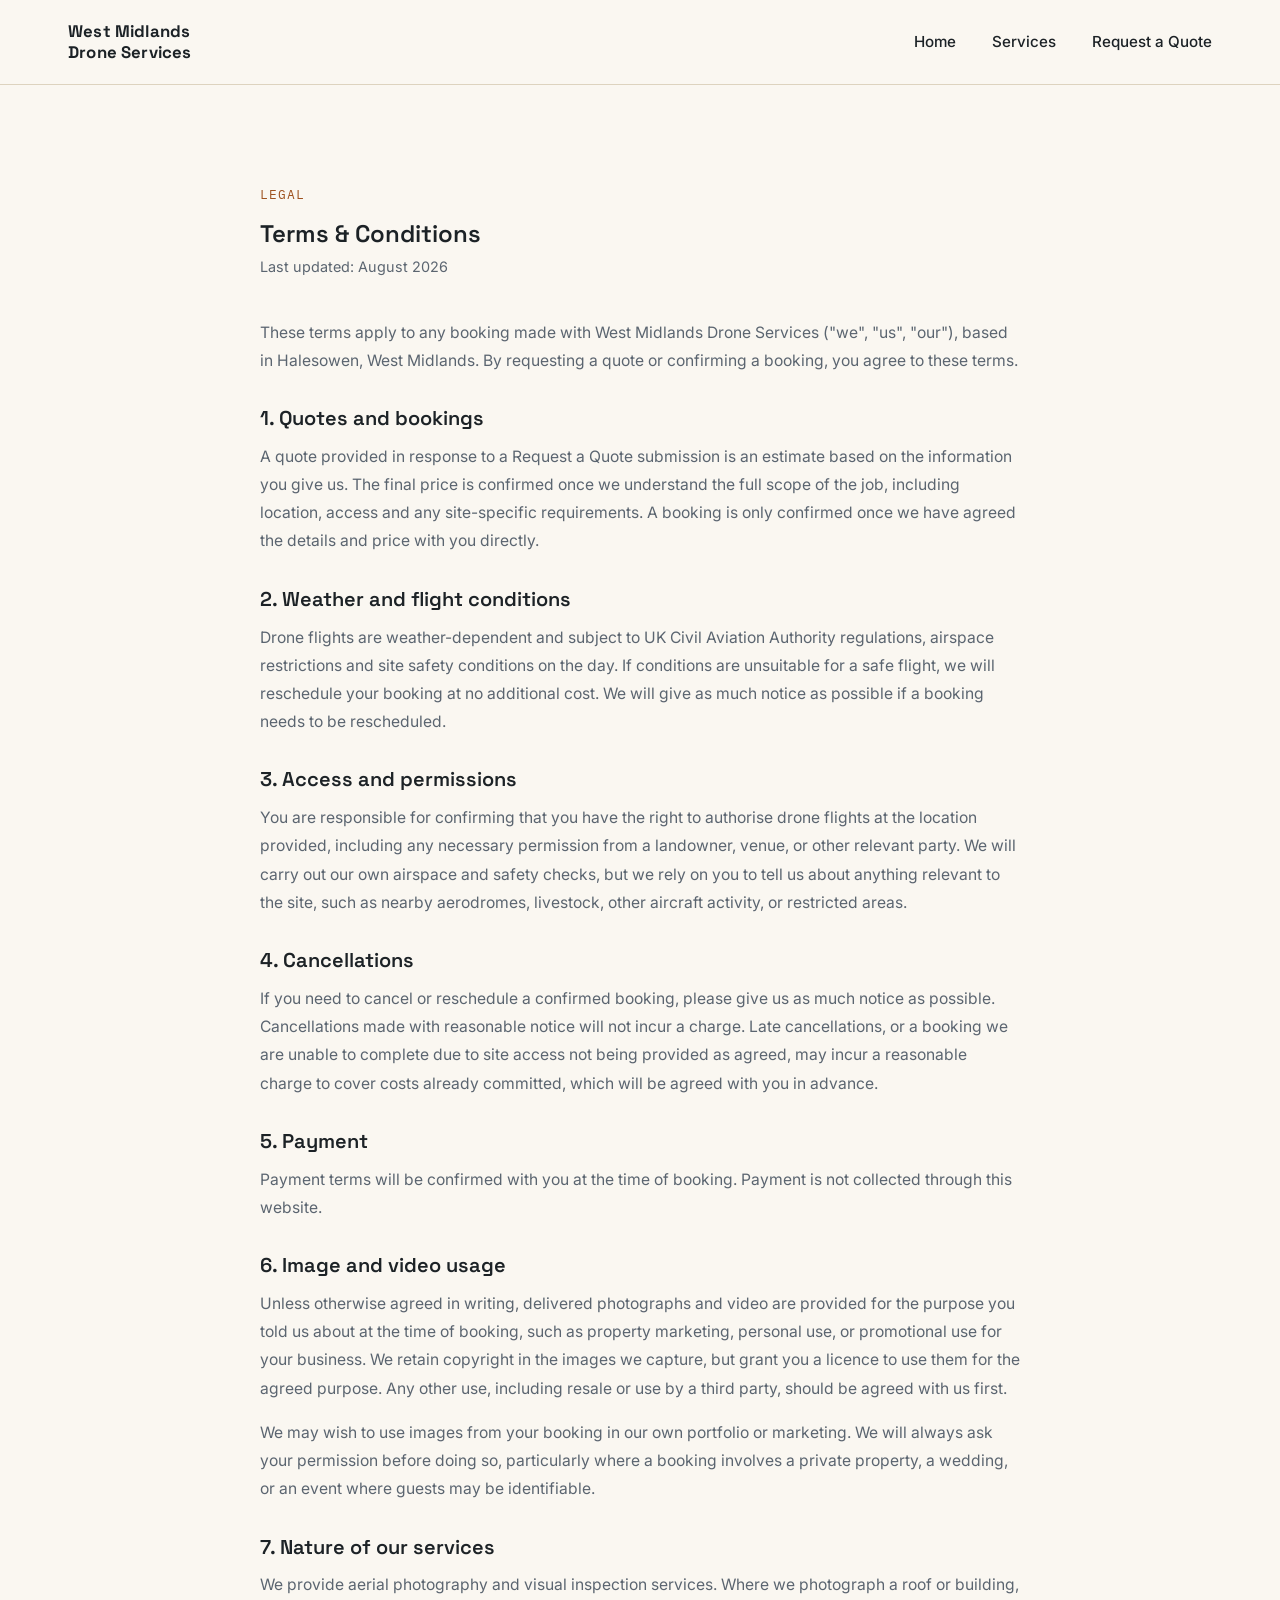
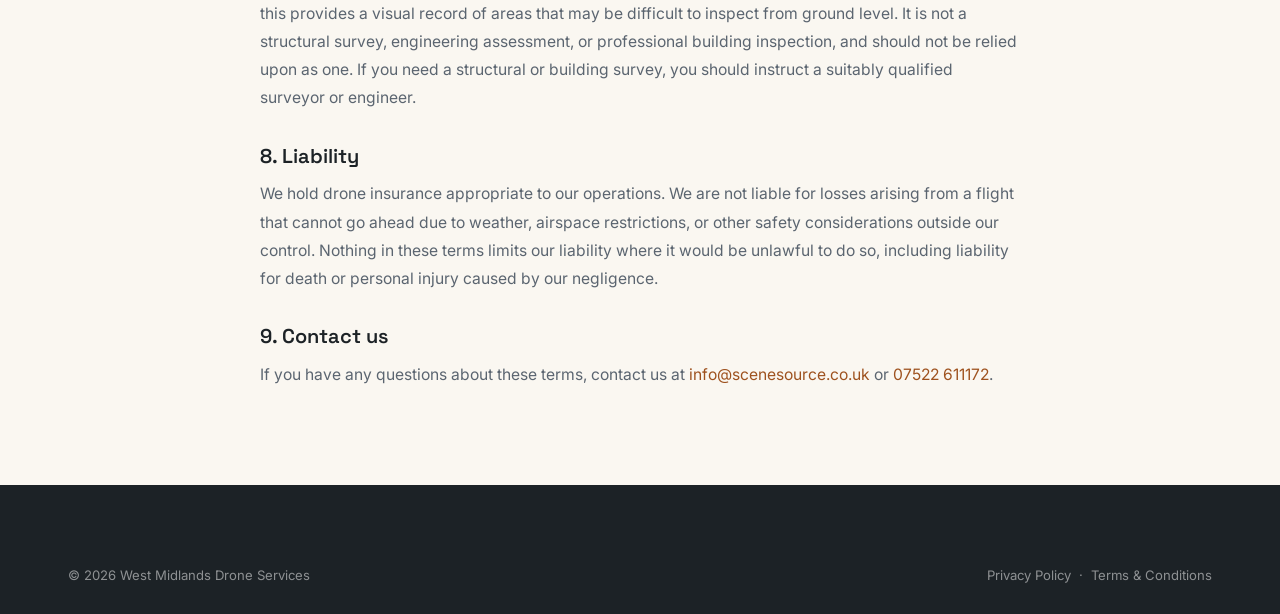
<file: terms.html>
<!DOCTYPE html>
<html lang="en-GB">
<head>
<meta charset="UTF-8">
<meta name="viewport" content="width=device-width, initial-scale=1.0">
<title>Terms & Conditions | West Midlands Drone Services</title>
<meta name="description" content="Terms and conditions for bookings with West Midlands Drone Services.">
<link rel="stylesheet" href="style.css">
</head>
<body>
<a href="#main" class="skip-link">Skip to main content</a>
<header class="site-header">
  <div class="container">
    <a href="index.html" class="brand"><span class="brand-mark">West Midlands<br>Drone Services</span></a>
    <nav class="main-nav" aria-label="Primary">
      <ul>
        <li><a href="index.html">Home</a></li>
        <li><a href="services.html">Services</a></li>
        <li><a href="services.html#quote">Request a Quote</a></li>
      </ul>
    </nav>
  </div>
</header>

<main id="main">
  <section class="section container" style="max-width:760px;">
    <p class="eyebrow">Legal</p>
    <h1 style="margin-bottom:0.5rem;">Terms &amp; Conditions</h1>
    <p style="color:var(--slate); margin-bottom:2.5rem; font-size:0.9rem;">Last updated: August 2026</p>

    <div style="color:var(--slate); font-size:0.98rem; line-height:1.8;">

      <p style="margin-bottom:1.8rem;">These terms apply to any booking made with West Midlands Drone Services ("we", "us", "our"), based in Halesowen, West Midlands. By requesting a quote or confirming a booking, you agree to these terms.</p>

      <h2 style="font-size:1.25rem; margin:2rem 0 0.8rem;">1. Quotes and bookings</h2>
      <p style="margin-bottom:1rem;">A quote provided in response to a Request a Quote submission is an estimate based on the information you give us. The final price is confirmed once we understand the full scope of the job, including location, access and any site-specific requirements. A booking is only confirmed once we have agreed the details and price with you directly.</p>

      <h2 style="font-size:1.25rem; margin:2rem 0 0.8rem;">2. Weather and flight conditions</h2>
      <p style="margin-bottom:1rem;">Drone flights are weather-dependent and subject to UK Civil Aviation Authority regulations, airspace restrictions and site safety conditions on the day. If conditions are unsuitable for a safe flight, we will reschedule your booking at no additional cost. We will give as much notice as possible if a booking needs to be rescheduled.</p>

      <h2 style="font-size:1.25rem; margin:2rem 0 0.8rem;">3. Access and permissions</h2>
      <p style="margin-bottom:1rem;">You are responsible for confirming that you have the right to authorise drone flights at the location provided, including any necessary permission from a landowner, venue, or other relevant party. We will carry out our own airspace and safety checks, but we rely on you to tell us about anything relevant to the site, such as nearby aerodromes, livestock, other aircraft activity, or restricted areas.</p>

      <h2 style="font-size:1.25rem; margin:2rem 0 0.8rem;">4. Cancellations</h2>
      <p style="margin-bottom:1rem;">If you need to cancel or reschedule a confirmed booking, please give us as much notice as possible. Cancellations made with reasonable notice will not incur a charge. Late cancellations, or a booking we are unable to complete due to site access not being provided as agreed, may incur a reasonable charge to cover costs already committed, which will be agreed with you in advance.</p>

      <h2 style="font-size:1.25rem; margin:2rem 0 0.8rem;">5. Payment</h2>
      <p style="margin-bottom:1rem;">Payment terms will be confirmed with you at the time of booking. Payment is not collected through this website.</p>

      <h2 style="font-size:1.25rem; margin:2rem 0 0.8rem;">6. Image and video usage</h2>
      <p style="margin-bottom:1rem;">Unless otherwise agreed in writing, delivered photographs and video are provided for the purpose you told us about at the time of booking, such as property marketing, personal use, or promotional use for your business. We retain copyright in the images we capture, but grant you a licence to use them for the agreed purpose. Any other use, including resale or use by a third party, should be agreed with us first.</p>
      <p style="margin-bottom:1rem;">We may wish to use images from your booking in our own portfolio or marketing. We will always ask your permission before doing so, particularly where a booking involves a private property, a wedding, or an event where guests may be identifiable.</p>

      <h2 style="font-size:1.25rem; margin:2rem 0 0.8rem;">7. Nature of our services</h2>
      <p style="margin-bottom:1rem;">We provide aerial photography and visual inspection services. Where we photograph a roof or building, this provides a visual record of areas that may be difficult to inspect from ground level. It is not a structural survey, engineering assessment, or professional building inspection, and should not be relied upon as one. If you need a structural or building survey, you should instruct a suitably qualified surveyor or engineer.</p>

      <h2 style="font-size:1.25rem; margin:2rem 0 0.8rem;">8. Liability</h2>
      <p style="margin-bottom:1rem;">We hold drone insurance appropriate to our operations. We are not liable for losses arising from a flight that cannot go ahead due to weather, airspace restrictions, or other safety considerations outside our control. Nothing in these terms limits our liability where it would be unlawful to do so, including liability for death or personal injury caused by our negligence.</p>

      <h2 style="font-size:1.25rem; margin:2rem 0 0.8rem;">9. Contact us</h2>
      <p>If you have any questions about these terms, contact us at <a href="mailto:info@scenesource.co.uk" style="color:var(--accent-dark);">info@scenesource.co.uk</a> or <a href="tel:07522611172" style="color:var(--accent-dark);">07522 611172</a>.</p>

    </div>
  </section>
</main>

<footer class="site-footer">
  <div class="container">
    <div class="footer-bottom">
      <p>© 2026 West Midlands Drone Services</p>
      <div><a href="privacy.html">Privacy Policy</a> &nbsp;·&nbsp; <a href="terms.html">Terms &amp; Conditions</a></div>
    </div>
  </div>
</footer>
<script src="script.js"></script>
</body>
</html>
</file>
<file: style.css>
/* =========================================================
   WEST MIDLANDS DRONE SERVICES — STYLESHEET
   ========================================================= */

/* ---------- Fonts ---------- */
@import url('https://fonts.googleapis.com/css2?family=Space+Grotesk:wght@400;500;600;700&family=Inter:wght@400;500;600;700&family=IBM+Plex+Mono:wght@400;500&display=swap');

/* ---------- Design tokens ---------- */
:root {
  --ink: #1C2226;
  --navy: #212B36;
  --bg: #FAF7F1;
  --bg-alt: #F1EBDD;
  --accent: #C1652B;
  --accent-dark: #9E521F;
  --line: #DDD3BF;
  --slate: #5B6570;
  --slate-light: #8A929B;
  --white: #FFFFFF;

  --font-display: 'Space Grotesk', sans-serif;
  --font-body: 'Inter', sans-serif;
  --font-mono: 'IBM Plex Mono', monospace;

  --radius: 4px;
  --max-width: 1200px;
  --section-pad: 6rem;
}

/* ---------- Reset ---------- */
* { box-sizing: border-box; margin: 0; padding: 0; }

html { scroll-behavior: smooth; }

body {
  font-family: var(--font-body);
  color: var(--ink);
  background: var(--bg);
  line-height: 1.6;
  -webkit-font-smoothing: antialiased;
  overflow-x: hidden;
}

img { max-width: 100%; display: block; }

a { color: inherit; text-decoration: none; }

ul { list-style: none; }

button { font-family: inherit; cursor: pointer; border: none; background: none; }

h1, h2, h3, h4 {
  font-family: var(--font-display);
  font-weight: 600;
  line-height: 1.15;
  color: var(--ink);
}

/* Visible focus states for accessibility */
a:focus-visible,
button:focus-visible,
input:focus-visible,
select:focus-visible,
textarea:focus-visible {
  outline: 3px solid var(--accent);
  outline-offset: 2px;
}

.skip-link {
  position: absolute;
  left: -999px;
  top: auto;
  background: var(--ink);
  color: var(--white);
  padding: 0.75rem 1.25rem;
  z-index: 999;
}
.skip-link:focus {
  left: 1rem;
  top: 1rem;
}

/* ---------- Layout helpers ---------- */
.container {
  max-width: var(--max-width);
  margin: 0 auto;
  padding: 0 1.75rem;
}

.section { padding: var(--section-pad) 0; }
.section-alt { background: var(--bg-alt); }

.eyebrow {
  font-family: var(--font-mono);
  font-size: 0.8rem;
  letter-spacing: 0.08em;
  text-transform: uppercase;
  color: var(--accent-dark);
  display: inline-block;
  margin-bottom: 0.9rem;
}

.section-head {
  max-width: 640px;
  margin-bottom: 3rem;
}

.section-head h2 {
  font-size: clamp(1.9rem, 3vw, 2.6rem);
  margin-bottom: 0.9rem;
}

.section-head p {
  color: var(--slate);
  font-size: 1.05rem;
}

.centered { text-align: center; margin-left: auto; margin-right: auto; }

/* ---------- Buttons ---------- */
.btn {
  display: inline-flex;
  align-items: center;
  gap: 0.5rem;
  font-family: var(--font-body);
  font-weight: 600;
  font-size: 0.95rem;
  padding: 0.9rem 1.7rem;
  border-radius: var(--radius);
  transition: background 0.15s ease, color 0.15s ease, border-color 0.15s ease, transform 0.1s ease;
  white-space: nowrap;
}

.btn-primary {
  background: var(--accent);
  color: var(--white);
}
.btn-primary:hover { background: var(--accent-dark); }
.btn-primary:active { transform: translateY(1px); }

.btn-outline {
  background: transparent;
  color: var(--ink);
  border: 1.5px solid var(--ink);
}
.btn-outline:hover { background: var(--ink); color: var(--white); }

.btn-outline-light {
  background: transparent;
  color: var(--white);
  border: 1.5px solid rgba(255,255,255,0.6);
}
.btn-outline-light:hover { background: var(--white); color: var(--ink); }

.btn-block { width: 100%; justify-content: center; }

/* ---------- Header ---------- */
.site-header {
  position: sticky;
  top: 0;
  z-index: 100;
  background: rgba(250, 247, 241, 0.92);
  backdrop-filter: blur(8px);
  border-bottom: 1px solid var(--line);
}

.site-header .container {
  display: flex;
  align-items: center;
  justify-content: space-between;
  height: 84px;
}

.brand {
  font-family: var(--font-display);
  font-weight: 700;
  font-size: 1.05rem;
  letter-spacing: 0.01em;
  display: flex;
  flex-direction: column;
  line-height: 1.25;
}

.brand-mark {
  color: var(--ink);
}

.brand-tag {
  font-family: var(--font-mono);
  font-size: 0.65rem;
  letter-spacing: 0.09em;
  text-transform: uppercase;
  color: var(--accent-dark);
  font-weight: 400;
}

.main-nav {
  display: flex;
  align-items: center;
  gap: 2.25rem;
}

.main-nav ul {
  display: flex;
  gap: 2.25rem;
}

.main-nav a {
  font-weight: 500;
  font-size: 0.95rem;
  color: var(--ink);
  position: relative;
  padding: 0.3rem 0;
}

.main-nav a::after {
  content: '';
  position: absolute;
  left: 0; right: 0; bottom: -2px;
  height: 2px;
  background: var(--accent);
  transform: scaleX(0);
  transform-origin: left;
  transition: transform 0.2s ease;
}

.main-nav a:hover::after,
.main-nav a[aria-current="page"]::after {
  transform: scaleX(1);
}

.nav-cta { display: none; }

.nav-toggle {
  display: none;
  flex-direction: column;
  gap: 5px;
  padding: 0.5rem;
  z-index: 110;
}
.nav-toggle span {
  width: 24px;
  height: 2px;
  background: var(--ink);
  transition: transform 0.2s ease, opacity 0.2s ease;
}
.nav-toggle[aria-expanded="true"] span:nth-child(1) { transform: translateY(7px) rotate(45deg); }
.nav-toggle[aria-expanded="true"] span:nth-child(2) { opacity: 0; }
.nav-toggle[aria-expanded="true"] span:nth-child(3) { transform: translateY(-7px) rotate(-45deg); }

/* ---------- Hero ---------- */
.hero {
  position: relative;
  background: var(--navy);
  color: var(--white);
  overflow: hidden;
}

.hero-grid {
  position: absolute;
  inset: 0;
  background-image:
    linear-gradient(rgba(255,255,255,0.05) 1px, transparent 1px),
    linear-gradient(90deg, rgba(255,255,255,0.05) 1px, transparent 1px);
  background-size: 64px 64px;
  pointer-events: none;
}

.hero-inner {
  position: relative;
  display: grid;
  grid-template-columns: 1.05fr 0.95fr;
  gap: 3.5rem;
  align-items: center;
  padding: 5.5rem 0 4.5rem;
}

.hero-coords {
  font-family: var(--font-mono);
  font-size: 0.8rem;
  letter-spacing: 0.06em;
  color: rgba(255,255,255,0.55);
  margin-bottom: 1.5rem;
}

.hero-text h1 {
  color: var(--white);
  font-size: clamp(2.3rem, 4.2vw, 3.4rem);
  margin-bottom: 1.3rem;
}

.hero-text .lede {
  font-size: 1.15rem;
  color: rgba(255,255,255,0.82);
  max-width: 42ch;
  margin-bottom: 1rem;
}

.hero-location {
  font-family: var(--font-mono);
  font-size: 0.85rem;
  color: var(--accent);
  margin-bottom: 2.1rem;
  letter-spacing: 0.02em;
}

.hero-actions {
  display: flex;
  gap: 1rem;
  flex-wrap: wrap;
}

.hero-media {
  position: relative;
}

.hero-photo {
  aspect-ratio: 4 / 5;
  background: #33404D;
  border: 1px solid rgba(255,255,255,0.15);
  border-radius: var(--radius);
  display: flex;
  align-items: center;
  justify-content: center;
  overflow: hidden;
}

.hero-photo img {
  width: 100%;
  height: 100%;
  object-fit: cover;
  display: block;
}

.placeholder-frame {
  width: 100%;
  height: 100%;
  display: flex;
  flex-direction: column;
  align-items: center;
  justify-content: center;
  gap: 0.6rem;
  text-align: center;
  padding: 2rem;
  color: rgba(255,255,255,0.55);
}

.placeholder-frame svg { width: 44px; height: 44px; opacity: 0.6; }

.placeholder-frame .ph-label {
  font-family: var(--font-mono);
  font-size: 0.75rem;
  letter-spacing: 0.04em;
}

.placeholder-frame .ph-file {
  font-family: var(--font-mono);
  font-size: 0.7rem;
  color: var(--accent);
}

/* ---------- Credentials strip ---------- */
.credentials {
  background: var(--ink);
  border-top: 1px solid rgba(255,255,255,0.08);
}

.credentials .container {
  display: flex;
  flex-wrap: wrap;
  gap: 1.5rem 3rem;
  justify-content: center;
  padding-top: 1.6rem;
  padding-bottom: 1.6rem;
}

.credential-item {
  display: flex;
  align-items: center;
  gap: 0.6rem;
  color: rgba(255,255,255,0.85);
  font-size: 0.9rem;
  font-weight: 500;
}

.credential-item svg { width: 18px; height: 18px; color: var(--accent); flex-shrink: 0; }

/* ---------- Horizon divider (signature element) ---------- */
.horizon-divider {
  display: flex;
  align-items: center;
  gap: 1rem;
  padding: 2.4rem 0;
  color: var(--slate-light);
}

.horizon-divider .line { flex: 1; height: 1px; background: var(--line); }

.horizon-divider .tag {
  font-family: var(--font-mono);
  font-size: 0.72rem;
  letter-spacing: 0.06em;
  white-space: nowrap;
}

/* ---------- Service cards ---------- */
.service-grid {
  display: grid;
  grid-template-columns: repeat(3, 1fr);
  gap: 1.75rem;
}

.service-card {
  background: var(--white);
  border: 1px solid var(--line);
  border-radius: var(--radius);
  padding: 2rem 1.9rem 1.9rem;
  display: flex;
  flex-direction: column;
  transition: border-color 0.15s ease, transform 0.15s ease;
}

.service-card:hover {
  border-color: var(--accent);
  transform: translateY(-3px);
}

.service-ref {
  font-family: var(--font-mono);
  font-size: 0.72rem;
  color: var(--accent-dark);
  letter-spacing: 0.05em;
  margin-bottom: 1rem;
}

.service-card h3 {
  font-size: 1.2rem;
  margin-bottom: 0.7rem;
}

.service-card p {
  color: var(--slate);
  font-size: 0.95rem;
  margin-bottom: 1.1rem;
}

.service-card ul {
  margin-bottom: 1.4rem;
  flex-grow: 1;
}

.service-card li {
  font-size: 0.9rem;
  color: var(--slate);
  padding-left: 1.1rem;
  position: relative;
  margin-bottom: 0.45rem;
}

.service-card li::before {
  content: '';
  position: absolute;
  left: 0; top: 0.55em;
  width: 5px; height: 5px;
  background: var(--accent);
  border-radius: 50%;
}

.card-link {
  font-weight: 600;
  font-size: 0.9rem;
  color: var(--ink);
  display: inline-flex;
  align-items: center;
  gap: 0.4rem;
  border-bottom: 1.5px solid var(--accent);
  padding-bottom: 2px;
  width: fit-content;
}
.card-link:hover { color: var(--accent-dark); }

/* ---------- Why choose us ---------- */
.reasons-grid {
  display: grid;
  grid-template-columns: repeat(3, 1fr);
  gap: 2.2rem;
}

.reason h3 {
  font-size: 1.1rem;
  margin-bottom: 0.6rem;
  display: flex;
  align-items: center;
  gap: 0.6rem;
}

.reason h3::before {
  content: '';
  width: 8px; height: 8px;
  background: var(--accent);
  border-radius: 50%;
  flex-shrink: 0;
}

.reason p { color: var(--slate); font-size: 0.95rem; }

/* ---------- How it works ---------- */
.steps {
  display: grid;
  grid-template-columns: repeat(3, 1fr);
  gap: 2rem;
  counter-reset: step;
}

.step {
  position: relative;
  padding-top: 1.5rem;
  border-top: 2px solid var(--ink);
}

.step-number {
  font-family: var(--font-mono);
  font-size: 0.85rem;
  color: var(--accent-dark);
  display: block;
  margin-bottom: 0.9rem;
}

.step h3 { font-size: 1.15rem; margin-bottom: 0.6rem; }
.step p { color: var(--slate); font-size: 0.95rem; }

/* ---------- Coverage section ---------- */
.coverage {
  background: var(--navy);
  color: var(--white);
  position: relative;
  overflow: hidden;
}

.coverage-inner {
  display: grid;
  grid-template-columns: 1fr 1fr;
  gap: 3rem;
  align-items: center;
}

.coverage h2 { color: var(--white); font-size: clamp(1.8rem, 3vw, 2.4rem); margin-bottom: 1.1rem; }
.coverage p { color: rgba(255,255,255,0.78); font-size: 1.02rem; margin-bottom: 1.5rem; }

.coverage-areas {
  display: flex;
  flex-wrap: wrap;
  gap: 0.6rem;
}

.coverage-areas span {
  font-family: var(--font-mono);
  font-size: 0.78rem;
  border: 1px solid rgba(255,255,255,0.25);
  color: rgba(255,255,255,0.85);
  padding: 0.4rem 0.8rem;
  border-radius: 999px;
}

.coverage-map {
  aspect-ratio: 1 / 1;
  border: 1px solid rgba(255,255,255,0.18);
  border-radius: var(--radius);
  background:
    linear-gradient(rgba(255,255,255,0.05) 1px, transparent 1px),
    linear-gradient(90deg, rgba(255,255,255,0.05) 1px, transparent 1px);
  background-size: 32px 32px;
  background-color: #29343F;
  display: flex;
  align-items: center;
  justify-content: center;
  position: relative;
}

.coverage-map .pin {
  display: flex;
  flex-direction: column;
  align-items: center;
  gap: 0.4rem;
  color: var(--accent);
}
.coverage-map .pin span {
  font-family: var(--font-mono);
  font-size: 0.75rem;
  color: rgba(255,255,255,0.7);
}

/* ---------- Final CTA ---------- */
.final-cta {
  background: var(--bg-alt);
  text-align: center;
}
.final-cta h2 { font-size: clamp(1.8rem, 3vw, 2.4rem); margin-bottom: 0.8rem; }
.final-cta p { color: var(--slate); font-size: 1.05rem; margin-bottom: 2rem; }

/* ---------- Footer ---------- */
.site-footer {
  background: var(--ink);
  color: rgba(255,255,255,0.75);
  padding: 3.5rem 0 1.75rem;
}

.footer-grid {
  display: grid;
  grid-template-columns: 1.4fr 1fr 1fr;
  gap: 2.5rem;
  padding-bottom: 2.5rem;
  border-bottom: 1px solid rgba(255,255,255,0.1);
}

.footer-brand {
  font-family: var(--font-display);
  font-weight: 700;
  color: var(--white);
  font-size: 1.1rem;
  margin-bottom: 0.6rem;
}

.footer-grid h4 {
  color: var(--white);
  font-size: 0.85rem;
  letter-spacing: 0.05em;
  text-transform: uppercase;
  margin-bottom: 1rem;
  font-family: var(--font-mono);
  font-weight: 400;
}

.footer-grid p, .footer-grid a { font-size: 0.9rem; color: rgba(255,255,255,0.7); }
.footer-grid li { margin-bottom: 0.65rem; }
.footer-grid a:hover { color: var(--accent); }

.footer-bottom {
  display: flex;
  justify-content: space-between;
  flex-wrap: wrap;
  gap: 1rem;
  padding-top: 1.5rem;
  font-size: 0.82rem;
  color: rgba(255,255,255,0.5);
}

.footer-bottom a { color: rgba(255,255,255,0.5); }
.footer-bottom a:hover { color: var(--accent); }

/* =========================================================
   SERVICES PAGE
   ========================================================= */

.page-hero {
  background: var(--navy);
  color: var(--white);
  padding: 4rem 0 3.5rem;
}
.page-hero h1 { color: var(--white); font-size: clamp(2rem, 3.6vw, 2.8rem); margin-bottom: 0.8rem; }
.page-hero p { color: rgba(255,255,255,0.8); max-width: 56ch; font-size: 1.05rem; }

.service-detail {
  display: grid;
  grid-template-columns: 1fr 1fr;
  gap: 3rem;
  align-items: center;
  padding: 4.5rem 0;
  border-bottom: 1px solid var(--line);
}

.service-detail:last-of-type { border-bottom: none; }

.service-detail.reverse .service-detail-media { order: 2; }
.service-detail.reverse .service-detail-text { order: 1; }

.service-detail-text .service-ref { margin-bottom: 0.8rem; }
.service-detail-text h2 { font-size: 1.7rem; margin-bottom: 1rem; }
.service-detail-text > p { color: var(--slate); margin-bottom: 1.3rem; }

.included-list {
  display: grid;
  grid-template-columns: 1fr 1fr;
  gap: 0.5rem 1.5rem;
  margin-bottom: 1.6rem;
}

.included-list li {
  font-size: 0.92rem;
  color: var(--ink);
  padding-left: 1.1rem;
  position: relative;
}
.included-list li::before {
  content: '';
  position: absolute;
  left: 0; top: 0.55em;
  width: 5px; height: 5px;
  background: var(--accent);
  border-radius: 50%;
}

.service-detail-media .placeholder-frame {
  color: var(--slate-light);
}
.service-detail-media .hero-photo {
  background: var(--bg-alt);
  border: 1px solid var(--line);
  aspect-ratio: 4/3;
}

.note-box {
  background: var(--bg-alt);
  border-left: 3px solid var(--accent);
  padding: 0.9rem 1.1rem;
  font-size: 0.88rem;
  color: var(--slate);
  border-radius: 0 4px 4px 0;
  margin-bottom: 1.6rem;
}

/* ---------- Quote form ---------- */
.quote-section { background: var(--bg-alt); }

.quote-wrap {
  display: grid;
  grid-template-columns: 0.85fr 1.15fr;
  gap: 3rem;
}

.quote-intro h2 { font-size: clamp(1.7rem, 3vw, 2.2rem); margin-bottom: 1rem; }
.quote-intro p { color: var(--slate); margin-bottom: 1.5rem; }

.quote-intro .contact-block {
  font-family: var(--font-mono);
  font-size: 0.9rem;
  color: var(--ink);
  border-top: 1px solid var(--line);
  padding-top: 1.2rem;
  line-height: 1.9;
}
.quote-intro .contact-block a { color: var(--accent-dark); }

.quote-form {
  background: var(--white);
  border: 1px solid var(--line);
  border-radius: var(--radius);
  padding: 2.2rem;
}

.form-fieldset {
  border: none;
  margin-bottom: 1.8rem;
}

.form-fieldset legend {
  font-family: var(--font-mono);
  font-size: 0.75rem;
  letter-spacing: 0.07em;
  text-transform: uppercase;
  color: var(--accent-dark);
  margin-bottom: 1.1rem;
  padding: 0;
}

.form-row {
  display: grid;
  grid-template-columns: 1fr 1fr;
  gap: 1.1rem;
  margin-bottom: 1.1rem;
}

.form-field { margin-bottom: 1.1rem; }
.form-row .form-field { margin-bottom: 0; }

.form-field label {
  display: block;
  font-size: 0.88rem;
  font-weight: 600;
  margin-bottom: 0.4rem;
}

.form-field .hint {
  display: block;
  font-weight: 400;
  color: var(--slate);
  font-size: 0.8rem;
  margin-top: 0.3rem;
}

.form-field input[type="text"],
.form-field input[type="email"],
.form-field input[type="tel"],
.form-field input[type="date"],
.form-field input[type="time"],
.form-field select,
.form-field textarea {
  width: 100%;
  font-family: inherit;
  font-size: 0.95rem;
  padding: 0.75rem 0.9rem;
  border: 1.5px solid var(--line);
  border-radius: var(--radius);
  background: var(--bg);
  color: var(--ink);
}

.form-field input:focus,
.form-field select:focus,
.form-field textarea:focus {
  border-color: var(--accent);
}

.form-field textarea { resize: vertical; min-height: 120px; }

.form-field input[aria-invalid="true"],
.form-field select[aria-invalid="true"],
.form-field textarea[aria-invalid="true"] {
  border-color: #B3261E;
}

.field-error {
  display: none;
  color: #B3261E;
  font-size: 0.8rem;
  margin-top: 0.35rem;
}
.field-error.visible { display: block; }

.form-field input[type="file"] {
  width: 100%;
  font-size: 0.88rem;
  padding: 0.6rem;
  border: 1.5px dashed var(--line);
  border-radius: var(--radius);
  background: var(--bg);
}

.consent-field {
  display: flex;
  align-items: flex-start;
  gap: 0.7rem;
  margin-bottom: 1.5rem;
}
.consent-field input { margin-top: 0.25rem; width: 18px; height: 18px; accent-color: var(--accent); flex-shrink: 0; }
.consent-field label { font-size: 0.88rem; font-weight: 400; color: var(--slate); }

.form-status {
  margin-top: 1rem;
  padding: 0.9rem 1rem;
  border-radius: var(--radius);
  font-size: 0.92rem;
  display: none;
}
.form-status.visible { display: block; }
.form-status.success { background: #E6F4EA; color: #1E4620; display: block; }
.form-status.error { background: #FBE9E7; color: #7A2E22; display: block; }

/* =========================================================
   RESPONSIVE
   ========================================================= */

@media (max-width: 980px) {
  :root { --section-pad: 4.5rem; }

  .hero-inner { grid-template-columns: 1fr; padding-top: 3rem; }
  .hero-media { order: -1; }
  .hero-photo { aspect-ratio: 16/10; }

  .service-grid { grid-template-columns: 1fr 1fr; }
  .reasons-grid { grid-template-columns: 1fr 1fr; }
  .steps { grid-template-columns: 1fr; gap: 2.4rem; }

  .coverage-inner { grid-template-columns: 1fr; }
  .coverage-map { order: -1; max-width: 420px; margin: 0 auto; }

  .footer-grid { grid-template-columns: 1fr 1fr; }

  .service-detail { grid-template-columns: 1fr; padding: 3.2rem 0; }
  .service-detail.reverse .service-detail-media,
  .service-detail.reverse .service-detail-text { order: initial; }
  .service-detail-media { order: -1; }

  .quote-wrap { grid-template-columns: 1fr; }
}

@media (max-width: 720px) {
  .main-nav { display: none; }

  .site-header.nav-open .main-nav {
    display: flex;
    position: fixed;
    inset: 84px 0 0 0;
    background: var(--bg);
    flex-direction: column;
    align-items: flex-start;
    padding: 2rem 1.75rem;
    gap: 0;
    overflow-y: auto;
  }

  .site-header.nav-open .main-nav ul {
    flex-direction: column;
    gap: 0;
    width: 100%;
  }

  .site-header.nav-open .main-nav li {
    width: 100%;
    border-bottom: 1px solid var(--line);
  }

  .site-header.nav-open .main-nav a {
    display: block;
    padding: 1.1rem 0;
    font-size: 1.1rem;
  }

  .site-header.nav-open .nav-cta {
    display: block;
    margin-top: 1.5rem;
    width: 100%;
  }
  .site-header.nav-open .nav-cta .btn { width: 100%; }

  .nav-toggle { display: flex; }

  .service-grid { grid-template-columns: 1fr; }
  .reasons-grid { grid-template-columns: 1fr; }

  .hero-actions .btn { flex: 1 1 auto; justify-content: center; }

  .credentials .container { justify-content: flex-start; }

  .footer-grid { grid-template-columns: 1fr; gap: 2rem; }
  .footer-bottom { flex-direction: column; }

  .form-row { grid-template-columns: 1fr; }

  .quote-form { padding: 1.5rem; }
}

/* Reduced motion */
@media (prefers-reduced-motion: reduce) {
  html { scroll-behavior: auto; }
  * { animation-duration: 0.001ms !important; transition-duration: 0.001ms !important; }
}
</file>
